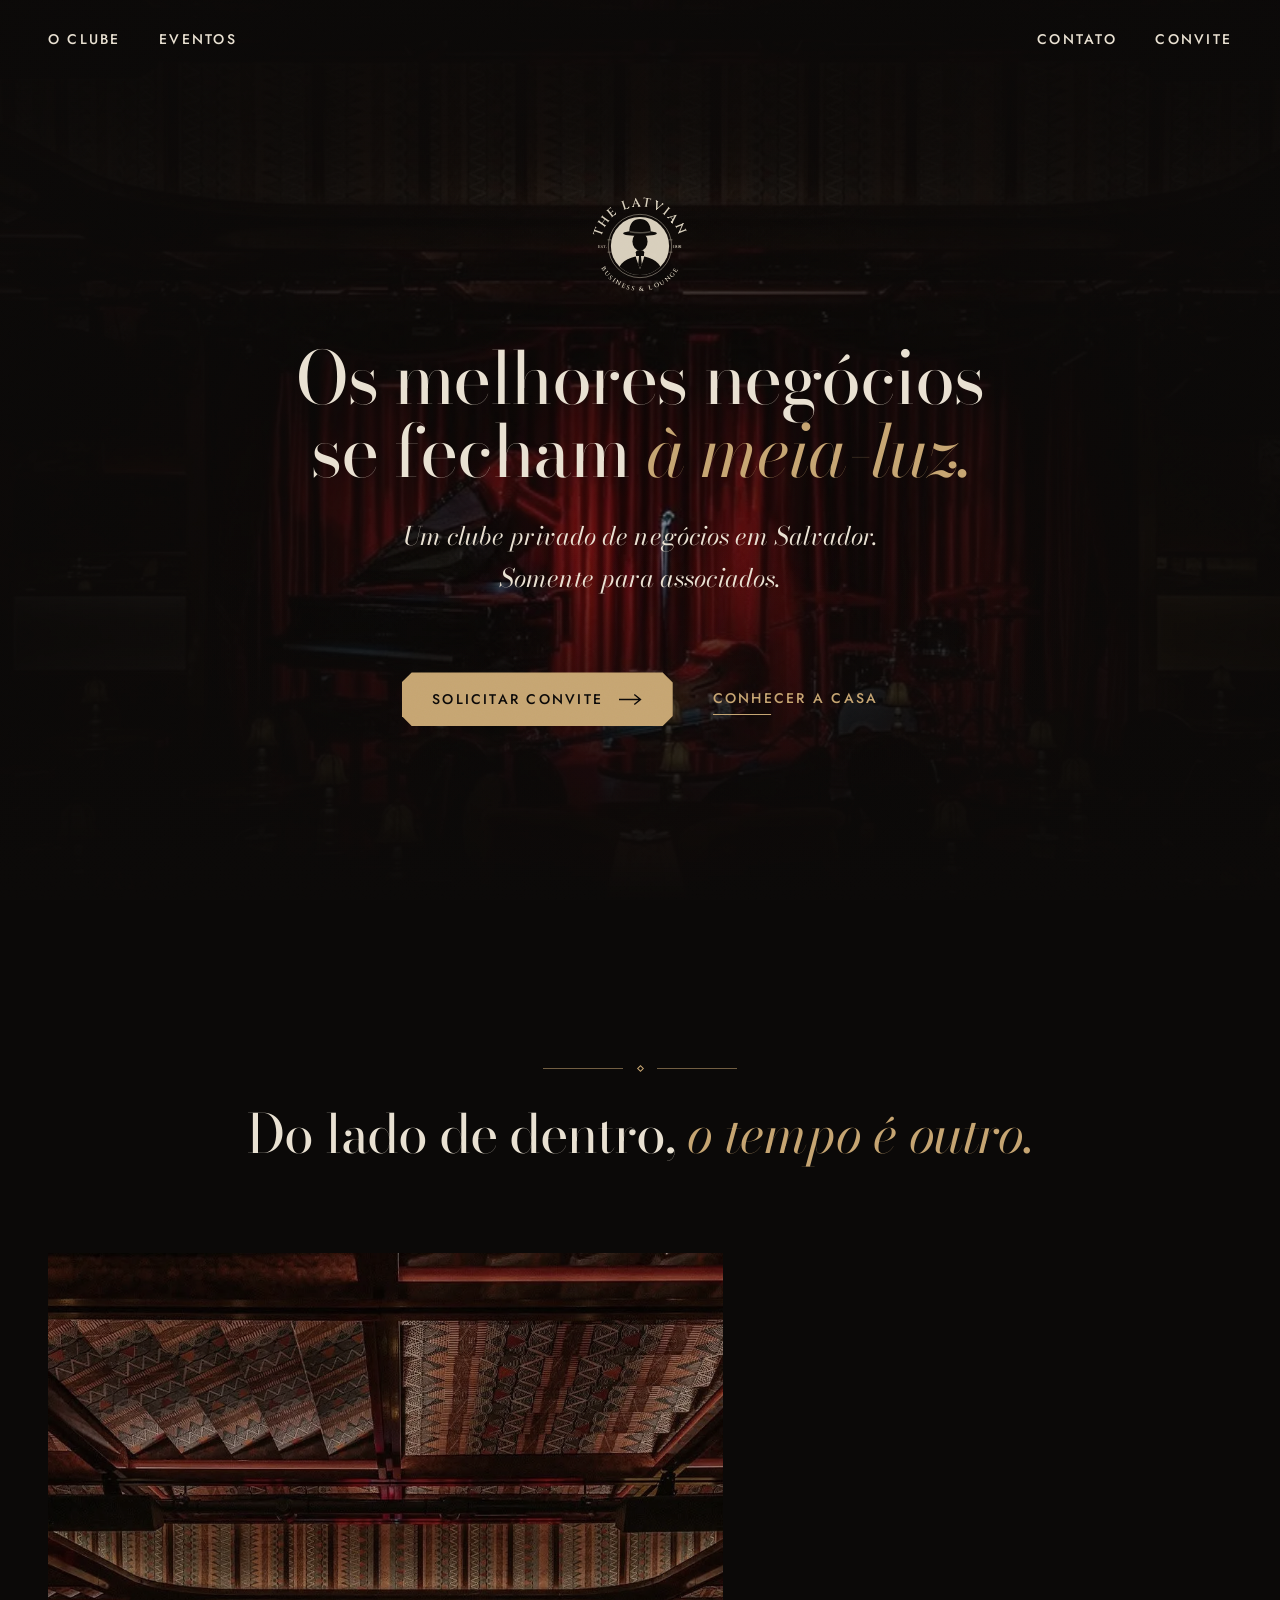
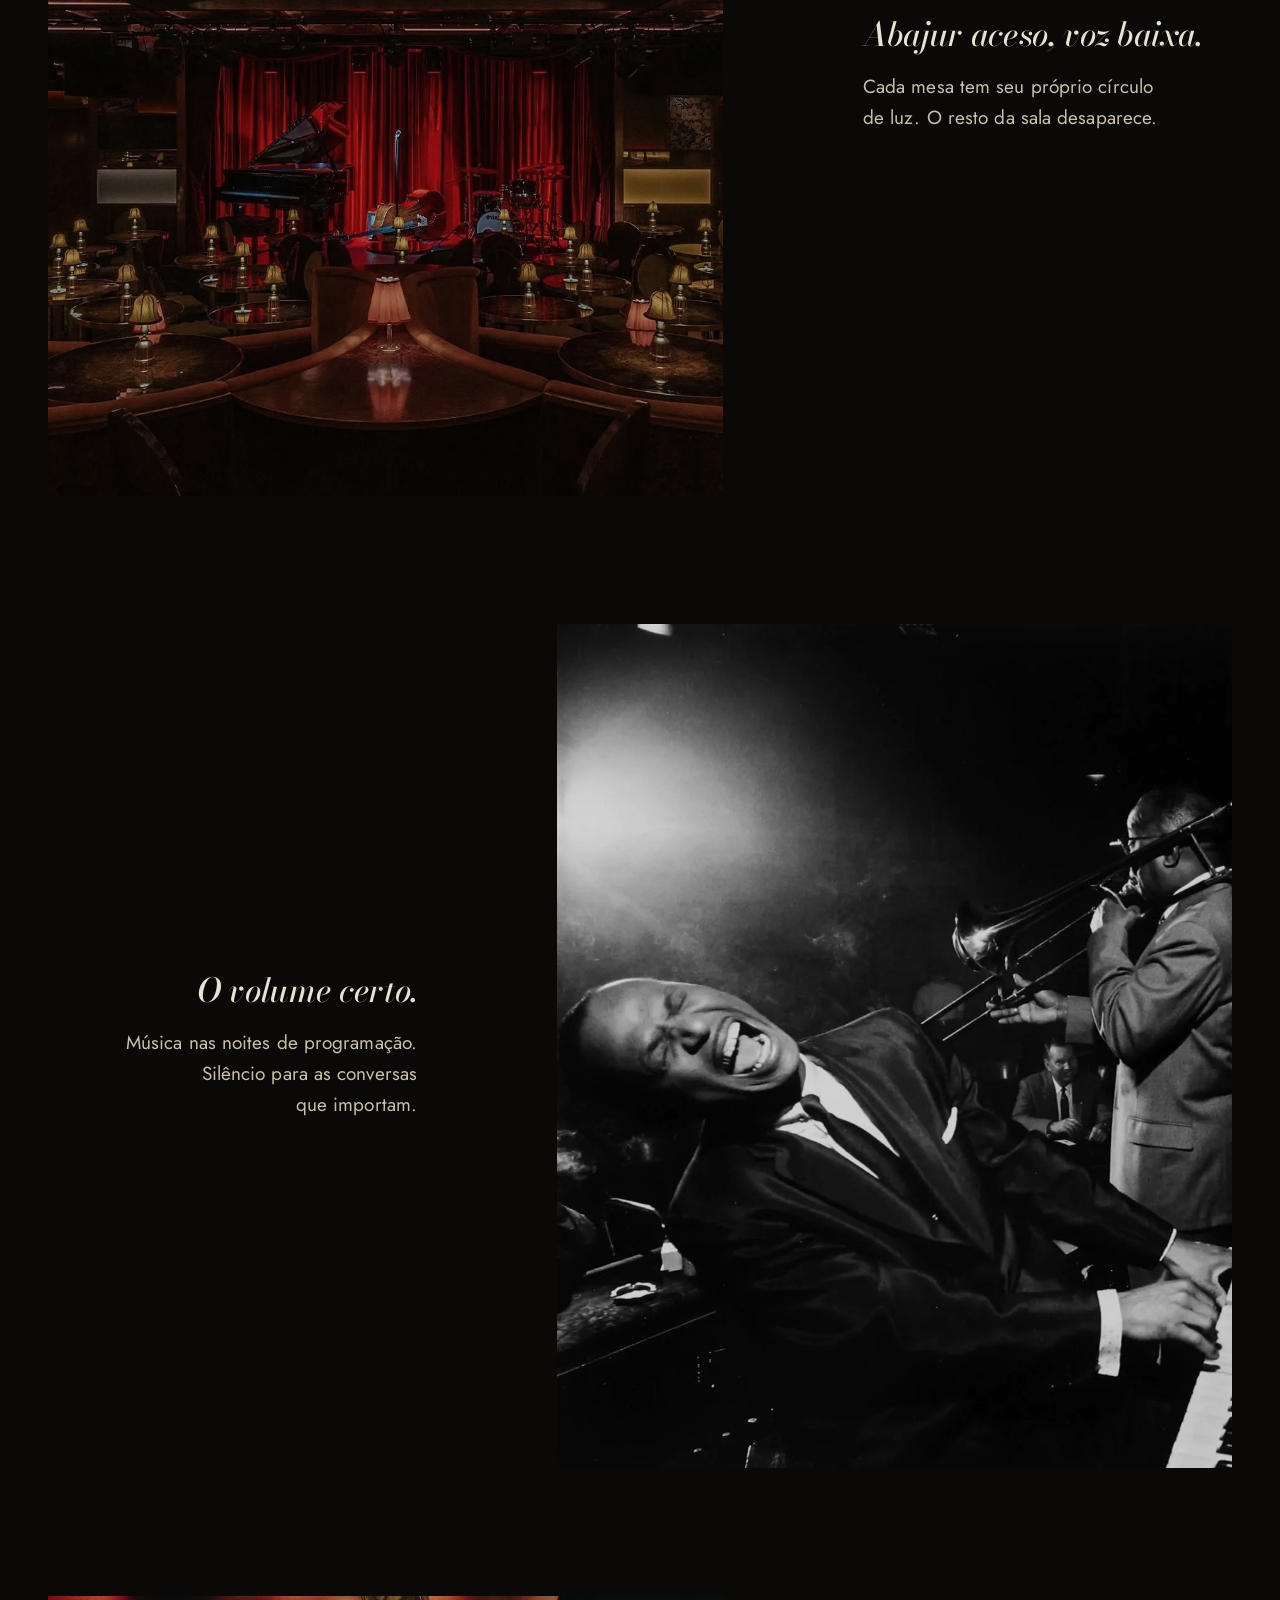
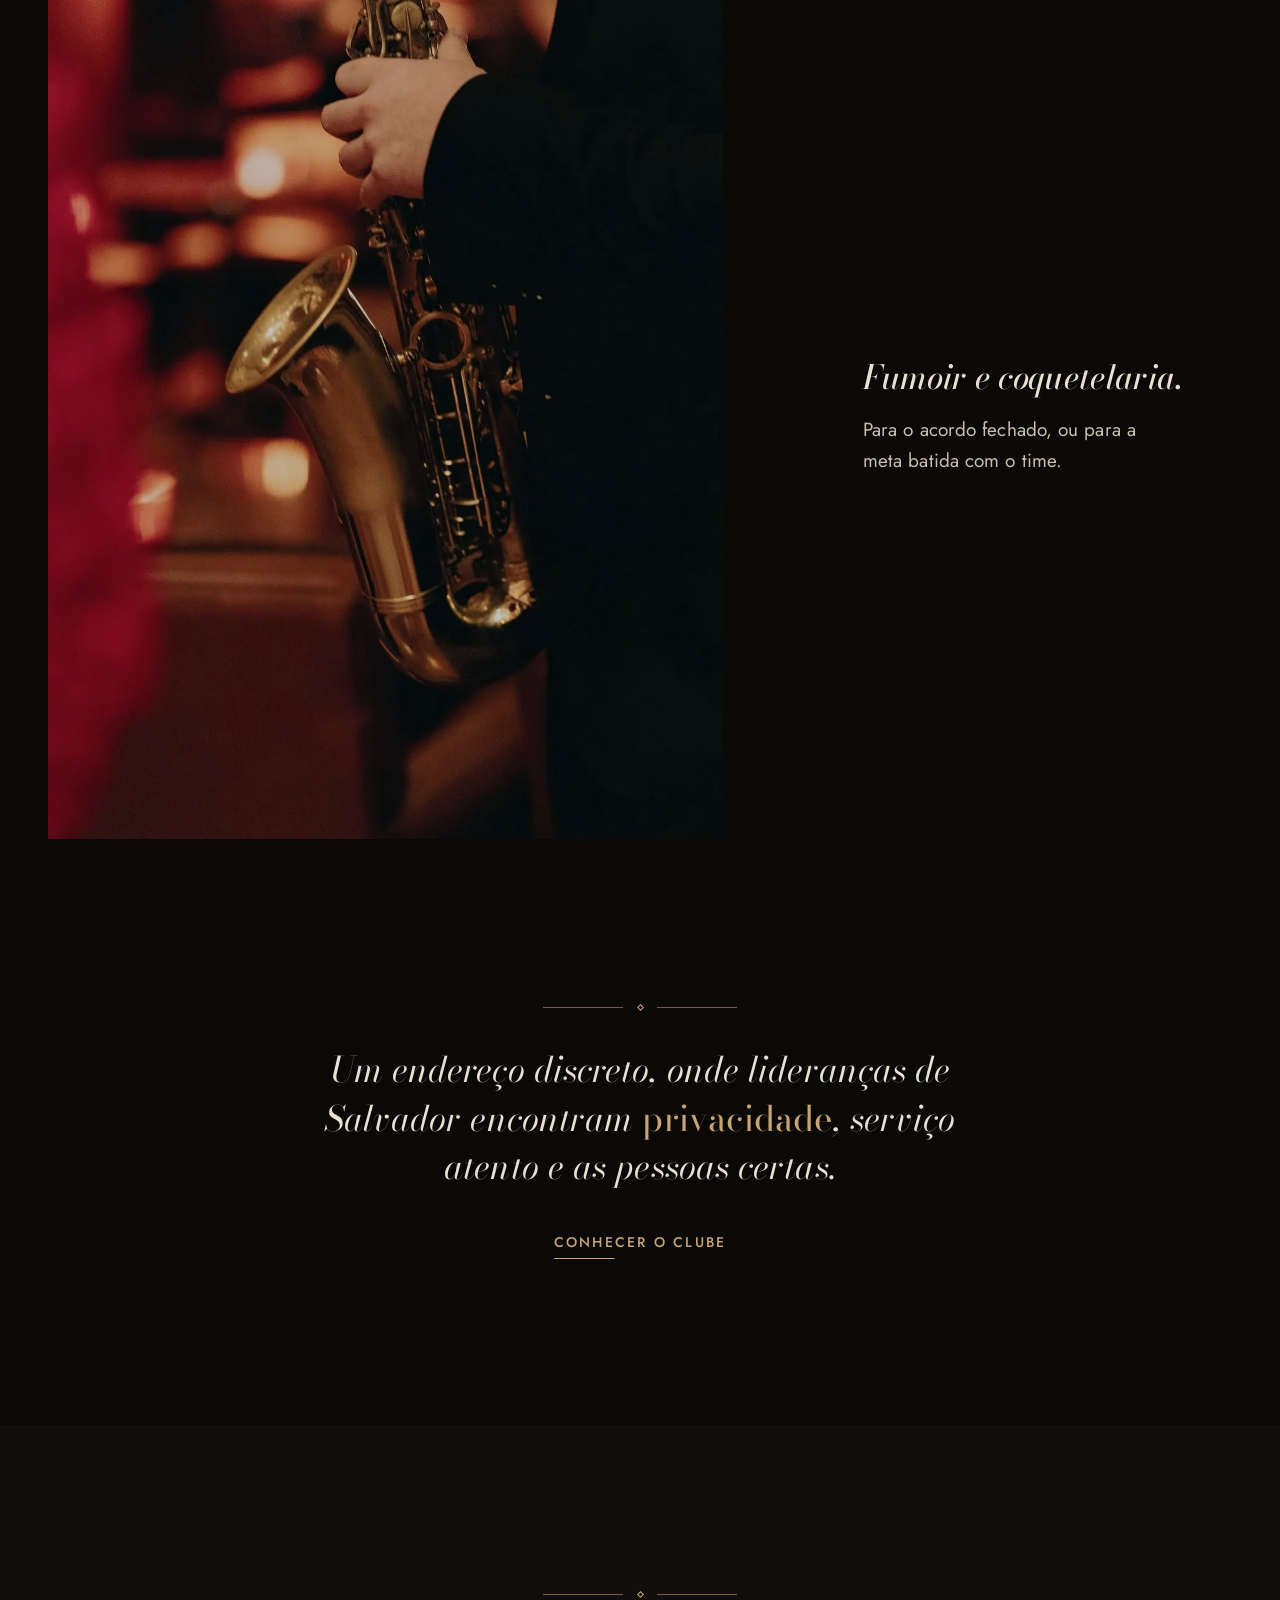
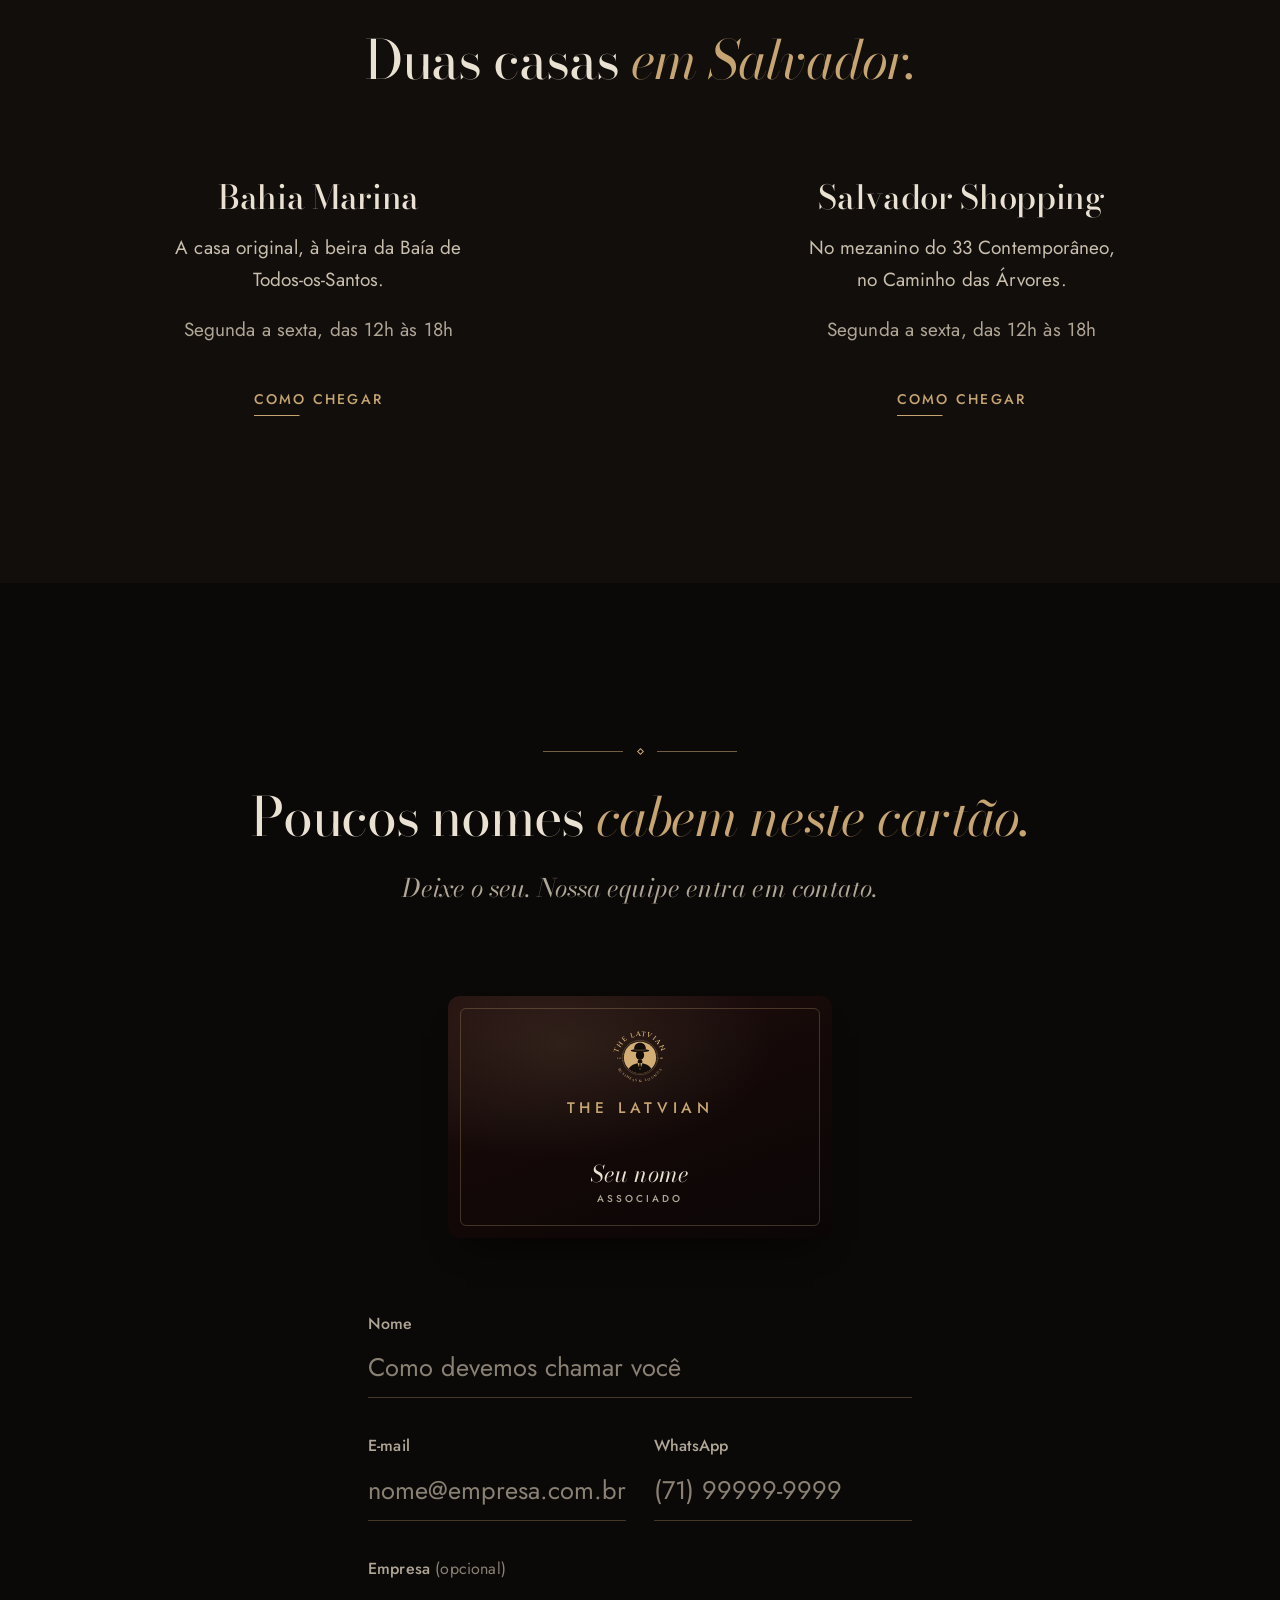
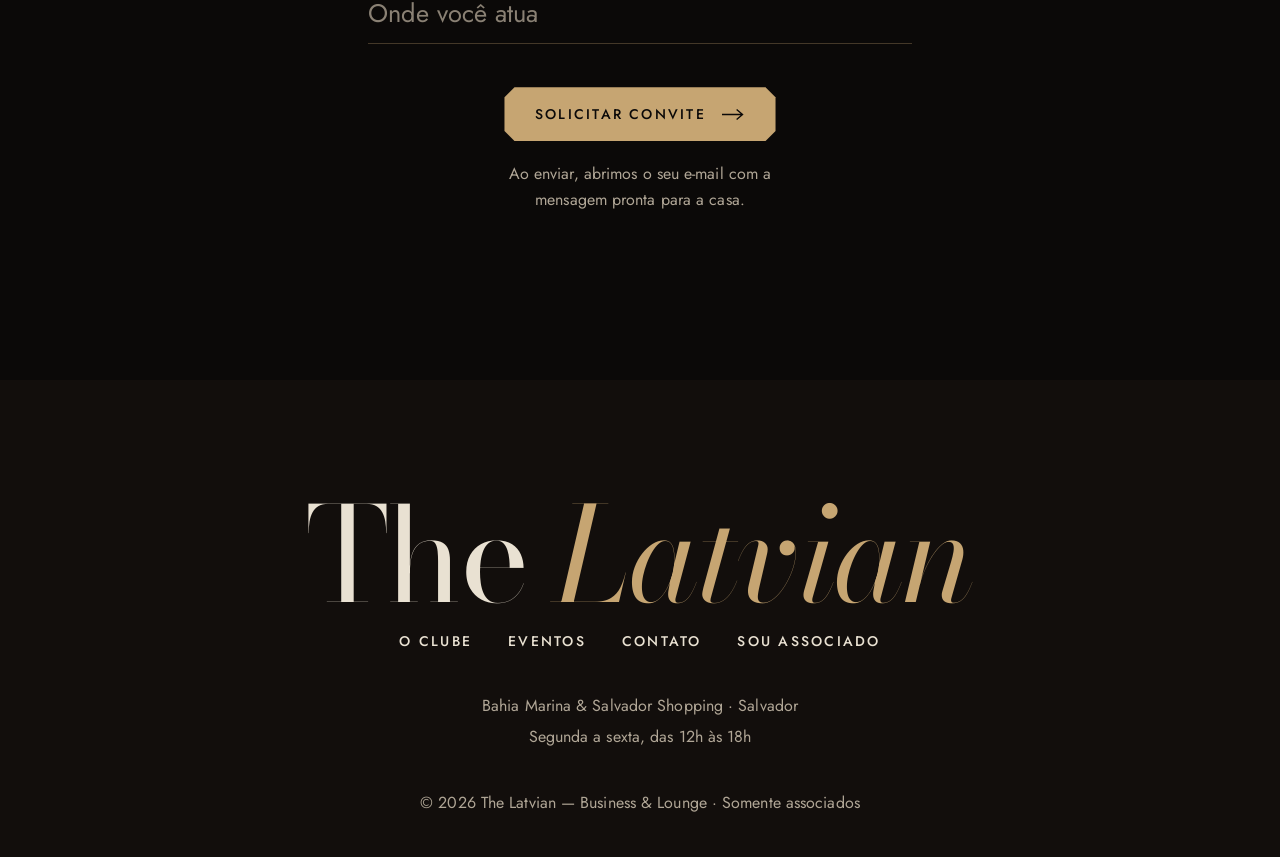
<file: site/index.html>
<!doctype html>
<html lang="pt-BR">
<head>
<meta charset="utf-8">
<meta name="viewport" content="width=device-width, initial-scale=1">
<title>The Latvian — Business & Lounge | Salvador</title>
<meta name="description" content="Clube privado de negócios em Salvador. Acesso somente para associados, por convite.">
<meta name="theme-color" content="#0b0908">
<meta property="og:title" content="The Latvian — Business & Lounge | Salvador">
<meta property="og:description" content="Clube privado de negócios em Salvador. Acesso somente para associados, por convite.">
<meta property="og:type" content="website">
<meta property="og:locale" content="pt_BR">
<meta property="og:image" content="https://www.latvian.com.br/assets/img/fotos/salao-palco.webp">
<meta property="og:url" content="https://www.latvian.com.br/">
<link rel="canonical" href="https://www.latvian.com.br/">
<link rel="icon" href="assets/img/favicon.svg" type="image/svg+xml">
<link rel="preload" href="assets/fonts/bodoni-moda-latin-var-normal.woff2" as="font" type="font/woff2" crossorigin>
<link rel="preload" href="assets/fonts/jost-latin-var-normal.woff2" as="font" type="font/woff2" crossorigin>
<link rel="stylesheet" href="assets/css/style.css">
<script src="assets/js/main.js" defer></script>
</head>
<body data-page="inicio">
<a class="skip-link" href="#conteudo">Pular para o conteúdo</a>
<header class="site-header">
  <div class="wrap">
    <nav aria-label="Principal">
      <a href="clube.html">O Clube</a>
      <a href="eventos.html">Eventos</a>
    </nav>
    <a class="brand" href="index.html" aria-label="The Latvian — página inicial"><img src="assets/img/emblem.svg" alt="" width="54" height="54"></a>
    <nav aria-label="Acesso">
      <a href="contato.html">Contato</a>
      <a href="#convite">Convite</a>
    </nav>
    <button class="menu-toggle" type="button" aria-controls="mobile-menu" aria-expanded="false" data-menu-open>Menu</button>
  </div>
</header>
<div class="mobile-menu" id="mobile-menu" role="dialog" aria-modal="true" aria-label="Menu" hidden>
  <div class="mobile-menu__top">
    <a class="brand" href="index.html" aria-label="Início"><img src="assets/img/emblem.svg" alt="" width="54" height="54"></a>
    <button class="menu-toggle" type="button" data-menu-close>Fechar</button>
  </div>
  <nav aria-label="Principal (móvel)">
    <a href="index.html" aria-current="page">Início</a>
    <a href="clube.html">O Clube</a>
    <a href="eventos.html">Eventos</a>
    <a href="contato.html">Contato</a>
  </nav>
  <a class="btn" href="#convite">Solicitar convite</a>
</div>
<main id="conteudo">

<section class="hero" aria-labelledby="hero-title">
  <div class="hero__photo"><img src="assets/img/fotos/salao-palco.webp" alt="Salão à meia-luz com abajures nas mesas e palco de cortina vermelha" width="1080" height="608" fetchpriority="high"></div>
  <div class="hero__dark" aria-hidden="true"></div>
  <div class="hero__inner wrap">
    <img class="hero__emblem" src="assets/img/emblem.svg" alt="" width="112" height="112">
    <h1 id="hero-title">Os melhores negócios se fecham <em>à meia-luz.</em></h1>
    <p class="hero__lede">Um clube privado de negócios em Salvador. Somente para associados.</p>
    <div class="actions">
      <a class="btn" href="#convite">Solicitar convite</a>
      <a class="link" href="#sala">Conhecer a casa</a>
    </div>
  </div>
</section>

<section class="section wrap" id="sala" aria-labelledby="sala-title">
  <div class="head reveal">
    <div class="ornament" aria-hidden="true"><i></i></div>
    <h2 id="sala-title">Do lado de dentro, <em>o tempo é outro.</em></h2>
  </div>
  <div class="scenes">
    <div class="scene reveal">
      <figure><img src="assets/img/fotos/salao.webp" alt="Mesas com abajures acesos diante de um palco com piano" width="1080" height="1190" loading="lazy" class="focus-70"></figure>
      <div class="scene__text"><h3>Abajur aceso, voz baixa.</h3><p>Cada mesa tem seu próprio círculo de luz. O resto da sala desaparece.</p></div>
    </div>
    <div class="scene reveal">
      <figure><img src="assets/img/fotos/jazz.webp" alt="Pianista e trombonista tocando jazz, em preto e branco" width="1080" height="1350" loading="lazy"></figure>
      <div class="scene__text"><h3>O volume certo.</h3><p>Música nas noites de programação. Silêncio para as conversas que importam.</p></div>
    </div>
    <div class="scene reveal">
      <figure><img src="assets/img/fotos/sax.webp" alt="Saxofone dourado em close, com luzes quentes ao fundo" width="1080" height="1439" loading="lazy" class="focus-40"></figure>
      <div class="scene__text"><h3>Fumoir e coquetelaria.</h3><p>Para o acordo fechado, ou para a meta batida com o time.</p></div>
    </div>
  </div>
</section>

<section class="section narrow" aria-labelledby="clube-title">
  <div class="statement reveal">
    <div class="ornament" aria-hidden="true"><i></i></div>
    <h2 id="clube-title" class="visually-hidden">O clube</h2>
    <blockquote>Um endereço discreto, onde lideranças de Salvador encontram <em>privacidade</em>, serviço atento e as pessoas certas.</blockquote>
    <a class="link" href="clube.html">Conhecer o clube</a>
  </div>
</section>

<section class="field-ink" aria-labelledby="casas-title">
  <div class="wrap">
    <div class="head reveal">
      <div class="ornament" aria-hidden="true"><i></i></div>
      <h2 id="casas-title">Duas casas <em>em Salvador.</em></h2>
    </div>
    <div class="houses reveal">
      <article class="house">
        <h3>Bahia Marina</h3>
        <p>A casa original, à beira da Baía de Todos-os-Santos.</p>
        <p class="house__hours">Segunda a sexta, das 12h às 18h</p>
        <a class="link" href="https://www.google.com/maps/search/?api=1&amp;query=Bahia+Marina+Salvador" target="_blank" rel="noopener">Como chegar<span class="visually-hidden"> à Bahia Marina (abre o Google Maps)</span></a>
      </article>
      <article class="house">
        <h3>Salvador Shopping</h3>
        <p>No mezanino do 33 Contemporâneo, no Caminho das Árvores.</p>
        <p class="house__hours">Segunda a sexta, das 12h às 18h</p>
        <a class="link" href="https://www.google.com/maps/search/?api=1&amp;query=Salvador+Shopping+33+Contempor%C3%A2neo" target="_blank" rel="noopener">Como chegar<span class="visually-hidden"> ao Salvador Shopping (abre o Google Maps)</span></a>
      </article>
    </div>
  </div>
</section>

<section class="section section--last wrap" id="convite" aria-labelledby="form-title">
  <div class="head reveal">
    <div class="ornament" aria-hidden="true"><i></i></div>
    <h2 id="form-title">Poucos nomes <em>cabem neste cartão.</em></h2>
    <p>Deixe o seu. Nossa equipe entra em contato.</p>
  </div>
  <div class="invite reveal">
    <div class="card-stage">
      <div class="member-card" aria-hidden="true">
        <div class="member-card__inner">
          <img class="member-card__emblem" src="assets/img/emblem-brass.svg" alt="" width="80" height="80">
          <span class="member-card__house">The Latvian</span>
          <div><span class="member-card__name" data-card-name>Seu nome</span><span class="member-card__label">Associado</span></div>
        </div>
      </div>
    </div>
    <form class="form" data-invite-form novalidate aria-labelledby="form-title">
        <div class="field">
          <label for="f-nome">Nome</label>
          <input id="f-nome" name="nome" type="text" autocomplete="name" required maxlength="80" placeholder="Como devemos chamar você" aria-describedby="e-nome">
          <p class="field__error" id="e-nome" aria-live="polite"></p>
        </div>
        <div class="form__row">
          <div class="field">
          <label for="f-email">E-mail</label>
          <input id="f-email" name="email" type="email" autocomplete="email" required maxlength="120" placeholder="nome@empresa.com.br" aria-describedby="e-email">
          <p class="field__error" id="e-email" aria-live="polite"></p>
        </div>
          <div class="field">
          <label for="f-whatsapp">WhatsApp</label>
          <input id="f-whatsapp" name="whatsapp" type="tel" inputmode="tel" autocomplete="tel-national" required placeholder="(71) 99999-9999" aria-describedby="e-whatsapp">
          <p class="field__error" id="e-whatsapp" aria-live="polite"></p>
        </div>
        </div>
        <div class="field">
          <label for="f-empresa">Empresa <span class="optional">(opcional)</span></label>
          <input id="f-empresa" name="empresa" type="text" autocomplete="organization" maxlength="80" placeholder="Onde você atua" aria-describedby="e-empresa">
          <p class="field__error" id="e-empresa" aria-live="polite"></p>
        </div>
        <p class="form__status" role="status" tabindex="-1" hidden></p>
        <div class="form__foot">
          <button class="btn" type="submit"><span>Solicitar convite</span></button>
          <p class="form__note" data-form-note>Respondemos com discrição, pelo WhatsApp ou e-mail.</p>
        </div>
      </form>
  </div>
</section>
</main>
<footer class="site-footer">
  <div class="wrap">
    <p class="site-footer__name" aria-hidden="true">The <em>Latvian</em></p>
    <nav aria-label="Rodapé">
      <a href="clube.html">O Clube</a>
      <a href="eventos.html">Eventos</a>
      <a href="contato.html">Contato</a>
      <a href="contato.html?assunto=associado#formulario" data-member-link>Sou associado</a>
    </nav>
    <p>Bahia Marina &amp; Salvador Shopping · Salvador</p>
    <p>Segunda a sexta, das 12h às 18h</p>
    <small>© <span data-year>2026</span> The Latvian — Business &amp; Lounge · Somente associados</small>
  </div>
</footer>
</body>
</html>
</file>
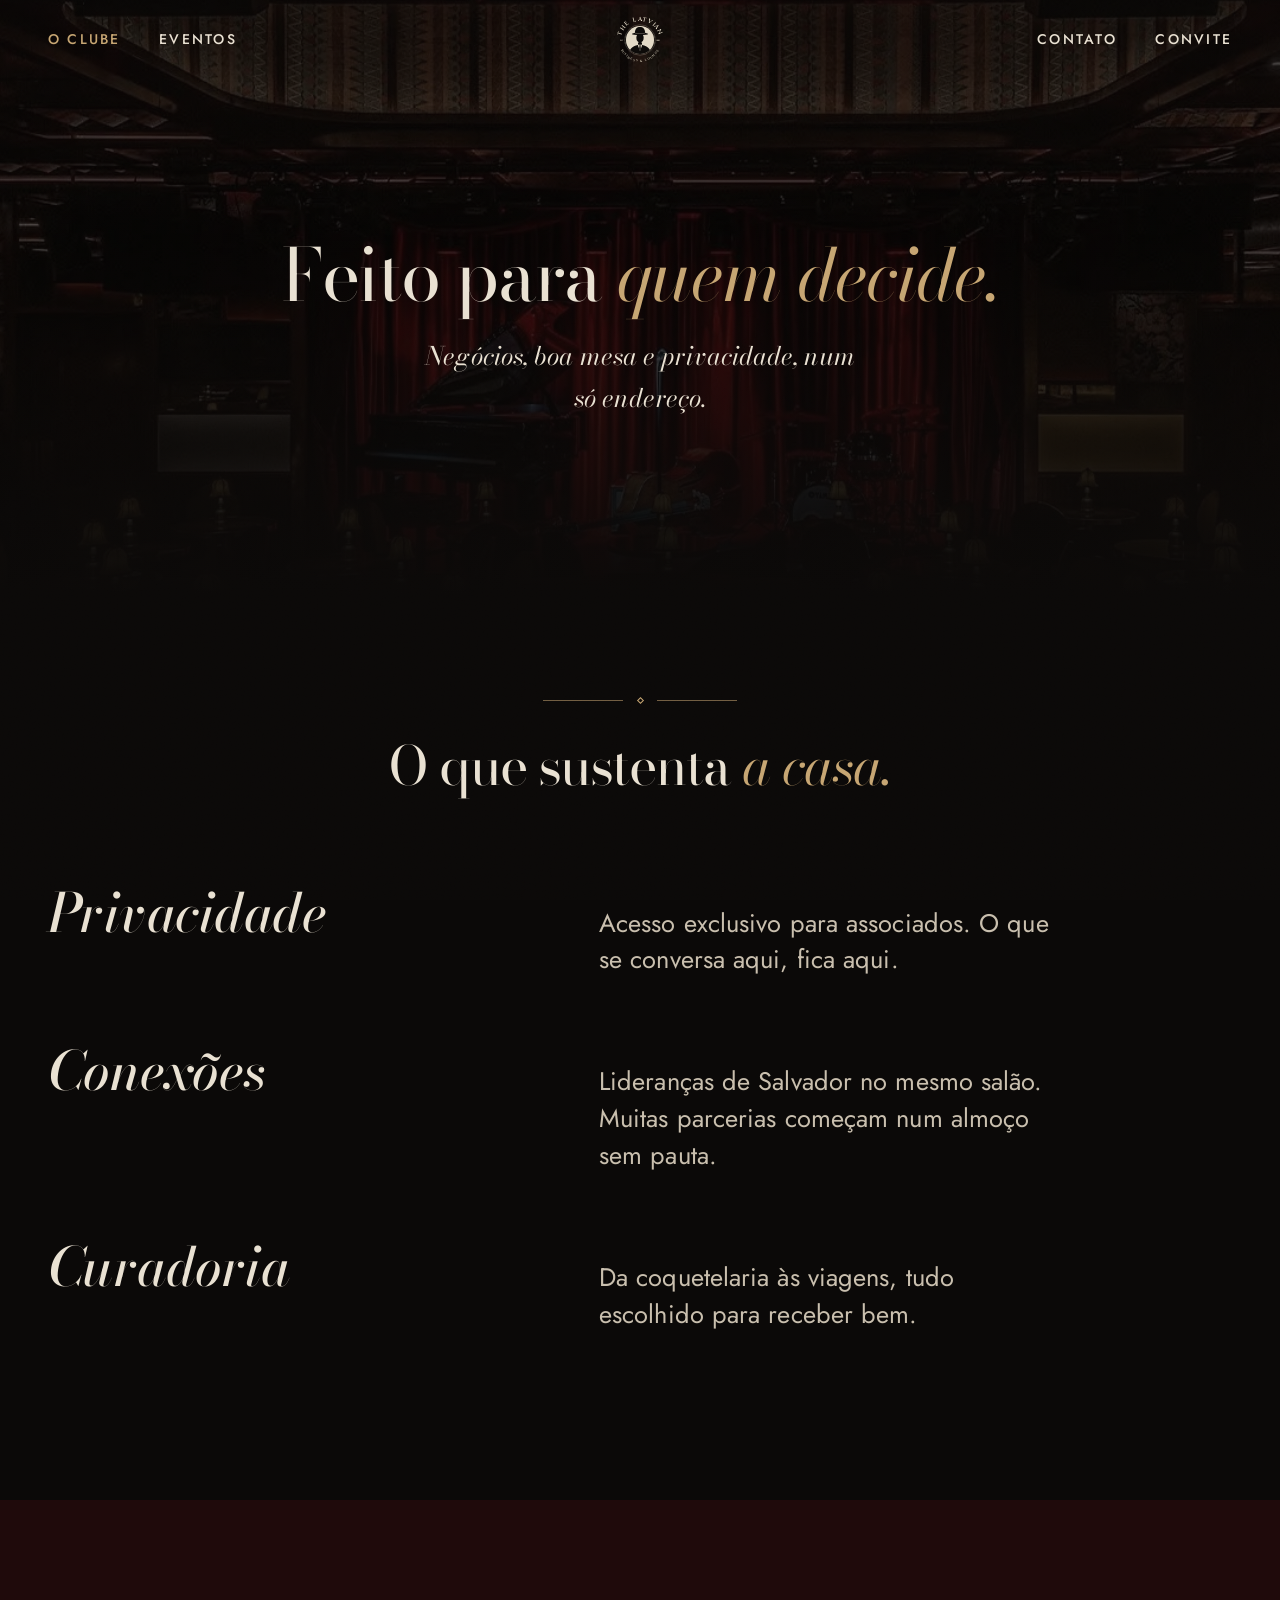
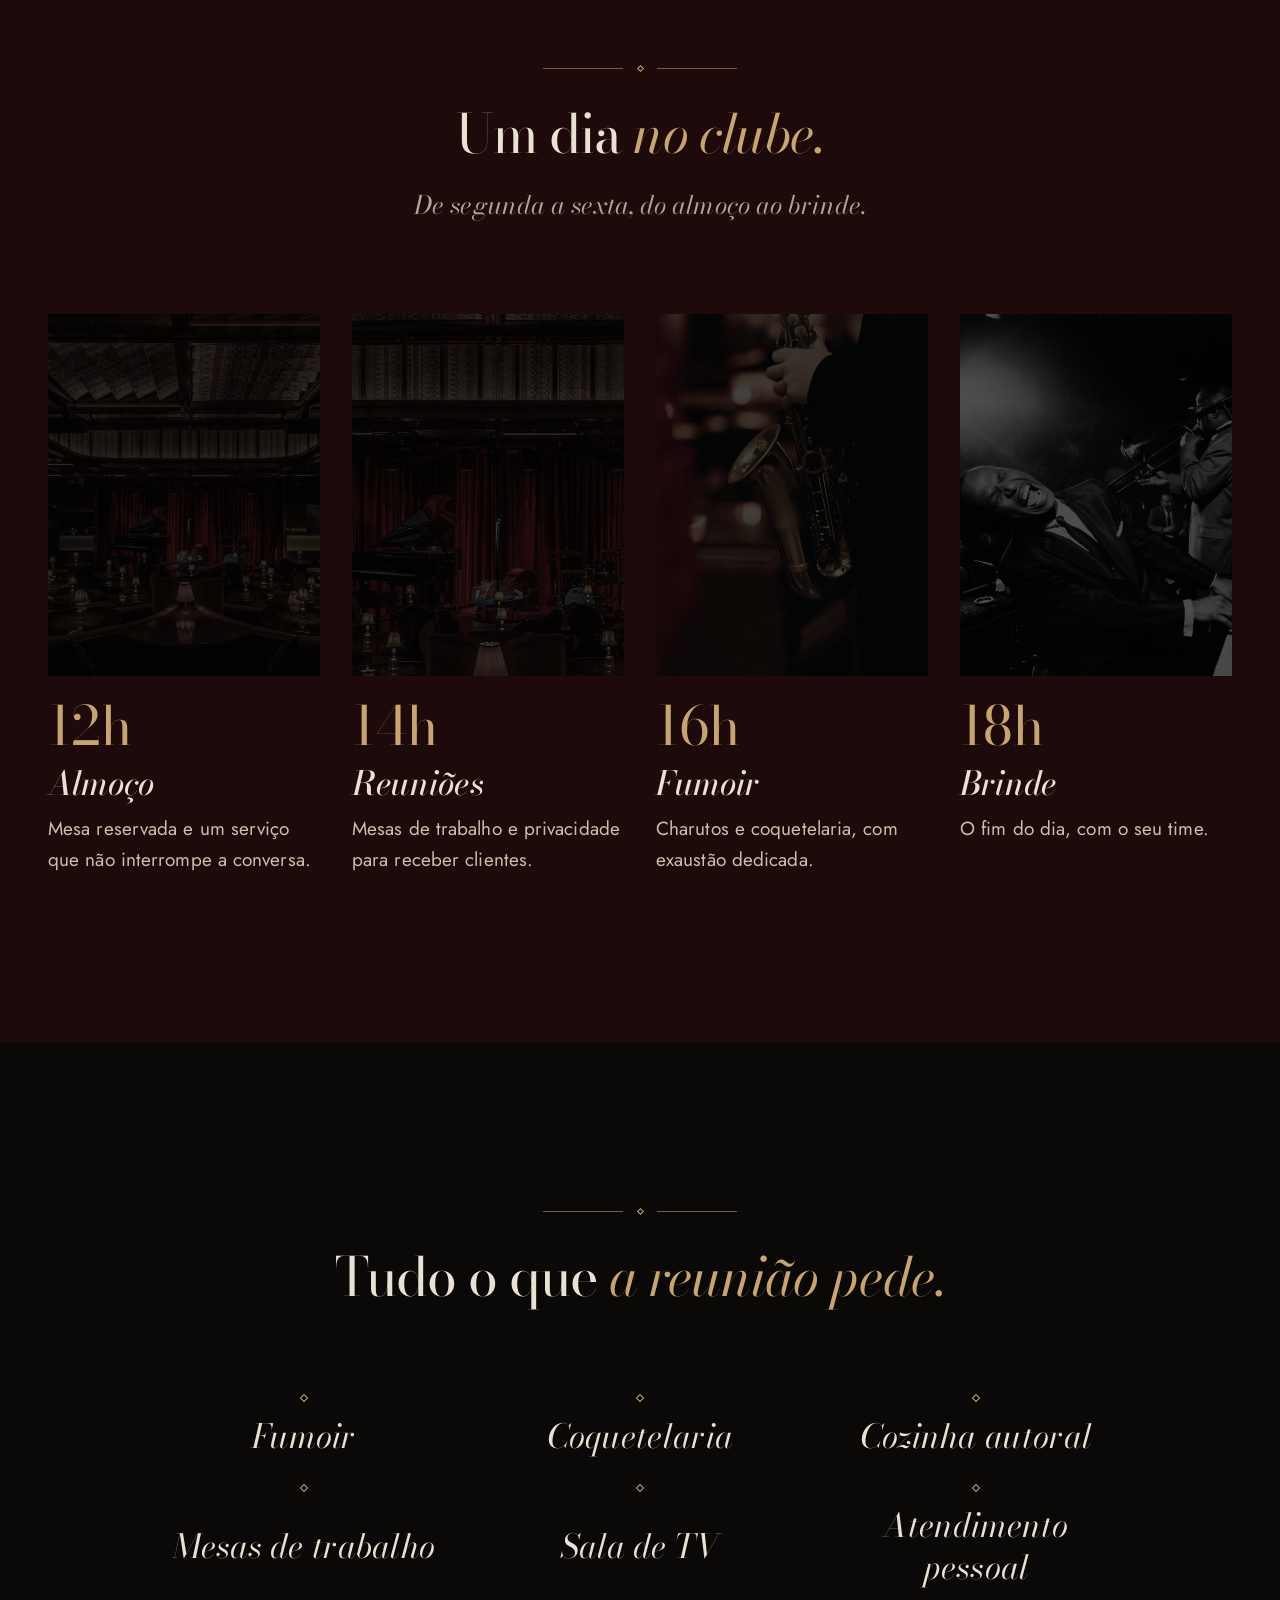
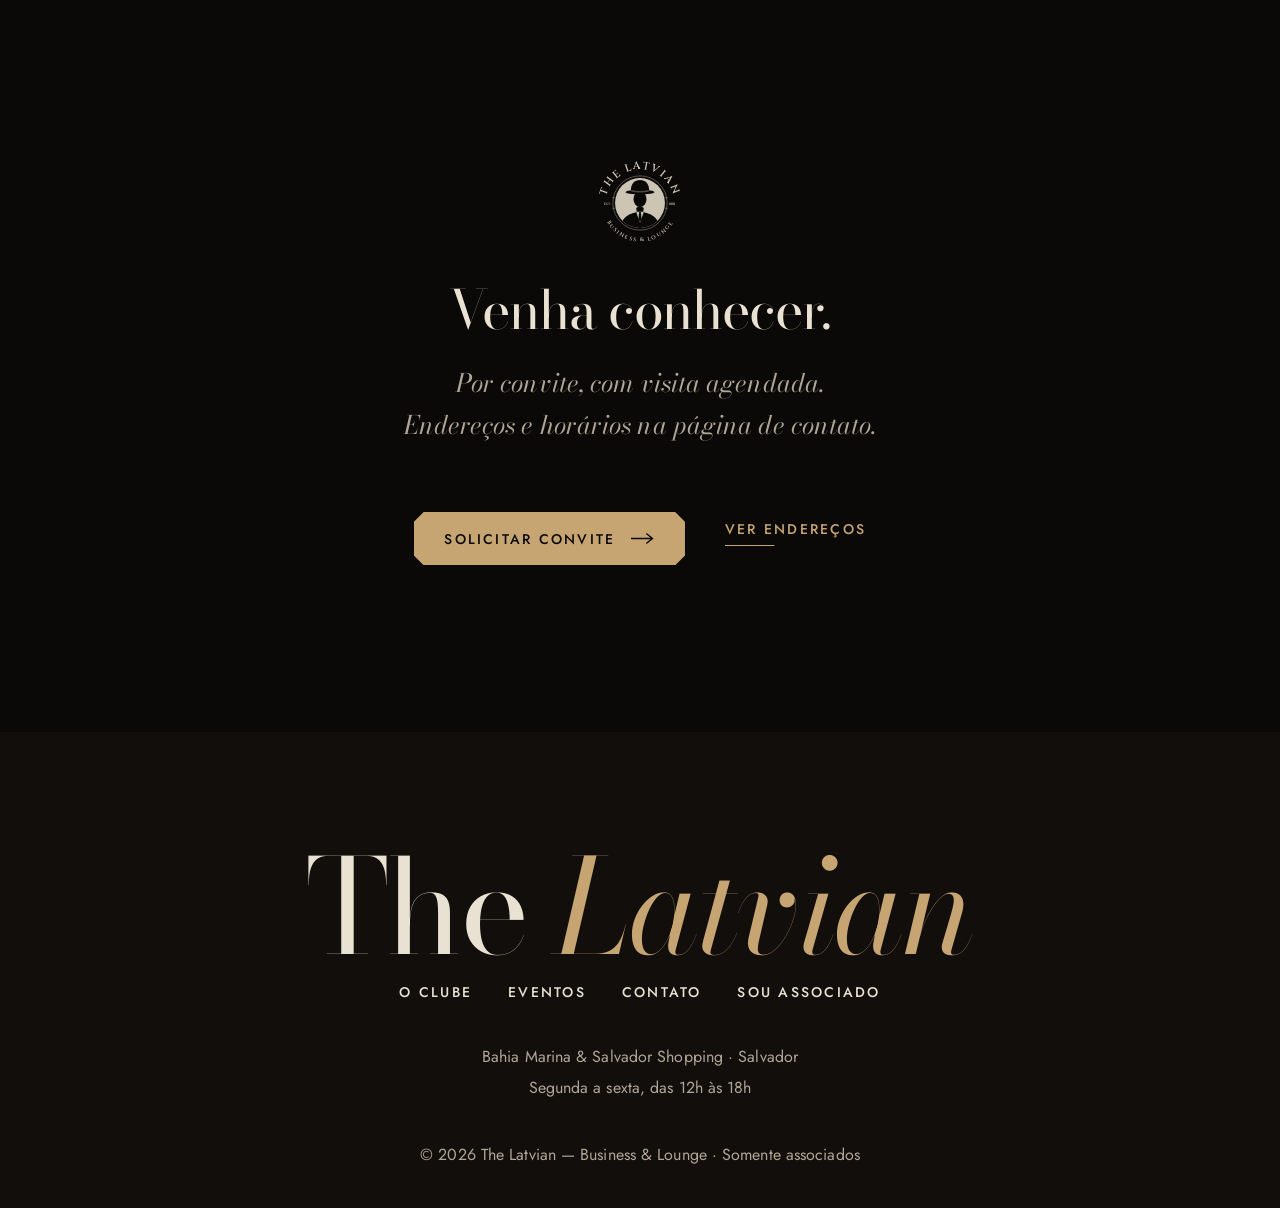
<file: site/clube.html>
<!doctype html>
<html lang="pt-BR">
<head>
<meta charset="utf-8">
<meta name="viewport" content="width=device-width, initial-scale=1">
<title>O Clube — The Latvian</title>
<meta name="description" content="O The Latvian é um clube privado de negócios em Salvador, com acesso somente para associados.">
<meta name="theme-color" content="#0b0908">
<meta property="og:title" content="O Clube — The Latvian">
<meta property="og:description" content="O The Latvian é um clube privado de negócios em Salvador, com acesso somente para associados.">
<meta property="og:type" content="website">
<meta property="og:locale" content="pt_BR">
<meta property="og:image" content="https://www.latvian.com.br/assets/img/fotos/salao-palco.webp">
<meta property="og:url" content="https://www.latvian.com.br/clube">
<link rel="canonical" href="https://www.latvian.com.br/clube">
<link rel="icon" href="assets/img/favicon.svg" type="image/svg+xml">
<link rel="preload" href="assets/fonts/bodoni-moda-latin-var-normal.woff2" as="font" type="font/woff2" crossorigin>
<link rel="preload" href="assets/fonts/jost-latin-var-normal.woff2" as="font" type="font/woff2" crossorigin>
<link rel="stylesheet" href="assets/css/style.css">
<script src="assets/js/main.js" defer></script>
</head>
<body data-page="clube">
<a class="skip-link" href="#conteudo">Pular para o conteúdo</a>
<header class="site-header">
  <div class="wrap">
    <nav aria-label="Principal">
      <a href="clube.html" aria-current="page">O Clube</a>
      <a href="eventos.html">Eventos</a>
    </nav>
    <a class="brand" href="index.html" aria-label="The Latvian — página inicial"><img src="assets/img/emblem.svg" alt="" width="54" height="54"></a>
    <nav aria-label="Acesso">
      <a href="contato.html">Contato</a>
      <a href="index.html#convite">Convite</a>
    </nav>
    <button class="menu-toggle" type="button" aria-controls="mobile-menu" aria-expanded="false" data-menu-open>Menu</button>
  </div>
</header>
<div class="mobile-menu" id="mobile-menu" role="dialog" aria-modal="true" aria-label="Menu" hidden>
  <div class="mobile-menu__top">
    <a class="brand" href="index.html" aria-label="Início"><img src="assets/img/emblem.svg" alt="" width="54" height="54"></a>
    <button class="menu-toggle" type="button" data-menu-close>Fechar</button>
  </div>
  <nav aria-label="Principal (móvel)">
    <a href="index.html">Início</a>
    <a href="clube.html" aria-current="page">O Clube</a>
    <a href="eventos.html">Eventos</a>
    <a href="contato.html">Contato</a>
  </nav>
  <a class="btn" href="index.html#convite">Solicitar convite</a>
</div>
<main id="conteudo">

<section class="page-hero" aria-labelledby="t">
  <div class="page-hero__photo"><img src="assets/img/fotos/salao.webp" alt="" width="1080" height="1190" class="focus-55"></div>
  <div class="page-hero__inner wrap">
    <h1 id="t">Feito para <em>quem decide.</em></h1>
    <p>Negócios, boa mesa e privacidade, num só endereço.</p>
  </div>
</section>

<section class="section wrap" aria-labelledby="p-title">
  <div class="head reveal">
    <div class="ornament" aria-hidden="true"><i></i></div>
    <h2 id="p-title">O que sustenta <em>a casa.</em></h2>
  </div>
  <ul class="principles reveal">
    <li><h3>Privacidade</h3><p>Acesso exclusivo para associados. O que se conversa aqui, fica aqui.</p></li>
    <li><h3>Conexões</h3><p>Lideranças de Salvador no mesmo salão. Muitas parcerias começam num almoço sem pauta.</p></li>
    <li><h3>Curadoria</h3><p>Da coquetelaria às viagens, tudo escolhido para receber bem.</p></li>
  </ul>
</section>

<section class="field-wine" aria-labelledby="dia-title">
  <div class="wrap">
    <div class="head reveal">
      <div class="ornament" aria-hidden="true"><i></i></div>
      <h2 id="dia-title">Um dia <em>no clube.</em></h2>
      <p>De segunda a sexta, do almoço ao brinde.</p>
    </div>
    <ol class="day">
      <li class="hour">
        <figure><img src="assets/img/fotos/salao.webp" alt="Mesas postas com abajures acesos" width="1080" height="1190" loading="lazy" class="focus-70"></figure>
        <time datetime="12:00">12h</time><h3>Almoço</h3><p>Mesa reservada e um serviço que não interrompe a conversa.</p>
      </li>
      <li class="hour">
        <figure><img src="assets/img/fotos/salao-palco.webp" alt="O salão visto de longe, com mesas à meia-luz" width="1080" height="608" loading="lazy"></figure>
        <time datetime="14:00">14h</time><h3>Reuniões</h3><p>Mesas de trabalho e privacidade para receber clientes.</p>
      </li>
      <li class="hour">
        <figure><img src="assets/img/fotos/sax.webp" alt="Luzes quentes e um saxofone dourado" width="1080" height="1439" loading="lazy" class="focus-40"></figure>
        <time datetime="16:00">16h</time><h3>Fumoir</h3><p>Charutos e coquetelaria, com exaustão dedicada.</p>
      </li>
      <li class="hour">
        <figure><img src="assets/img/fotos/jazz.webp" alt="Músicos tocando jazz, em preto e branco" width="1080" height="1350" loading="lazy"></figure>
        <time datetime="18:00">18h</time><h3>Brinde</h3><p>O fim do dia, com o seu time.</p>
      </li>
    </ol>
  </div>
</section>

<section class="section wrap" aria-labelledby="a-title">
  <div class="head reveal">
    <div class="ornament" aria-hidden="true"><i></i></div>
    <h2 id="a-title">Tudo o que <em>a reunião pede.</em></h2>
  </div>
  <ul class="amenities reveal">
    <li>Fumoir</li><li>Coquetelaria</li><li>Cozinha autoral</li><li>Mesas de trabalho</li><li>Sala de TV</li><li>Atendimento pessoal</li>
  </ul>
</section>

<section class="section section--last narrow" aria-labelledby="fim-title">
  <div class="closing reveal">
    <img src="assets/img/emblem.svg" alt="" width="96" height="96">
    <h2 id="fim-title">Venha conhecer.</h2>
    <p>Por convite, com visita agendada. Endereços e horários na página de contato.</p>
    <div class="actions">
      <a class="btn" href="index.html#convite">Solicitar convite</a>
      <a class="link" href="contato.html">Ver endereços</a>
    </div>
  </div>
</section>
</main>
<footer class="site-footer">
  <div class="wrap">
    <p class="site-footer__name" aria-hidden="true">The <em>Latvian</em></p>
    <nav aria-label="Rodapé">
      <a href="clube.html">O Clube</a>
      <a href="eventos.html">Eventos</a>
      <a href="contato.html">Contato</a>
      <a href="contato.html?assunto=associado#formulario" data-member-link>Sou associado</a>
    </nav>
    <p>Bahia Marina &amp; Salvador Shopping · Salvador</p>
    <p>Segunda a sexta, das 12h às 18h</p>
    <small>© <span data-year>2026</span> The Latvian — Business &amp; Lounge · Somente associados</small>
  </div>
</footer>
</body>
</html>
</file>
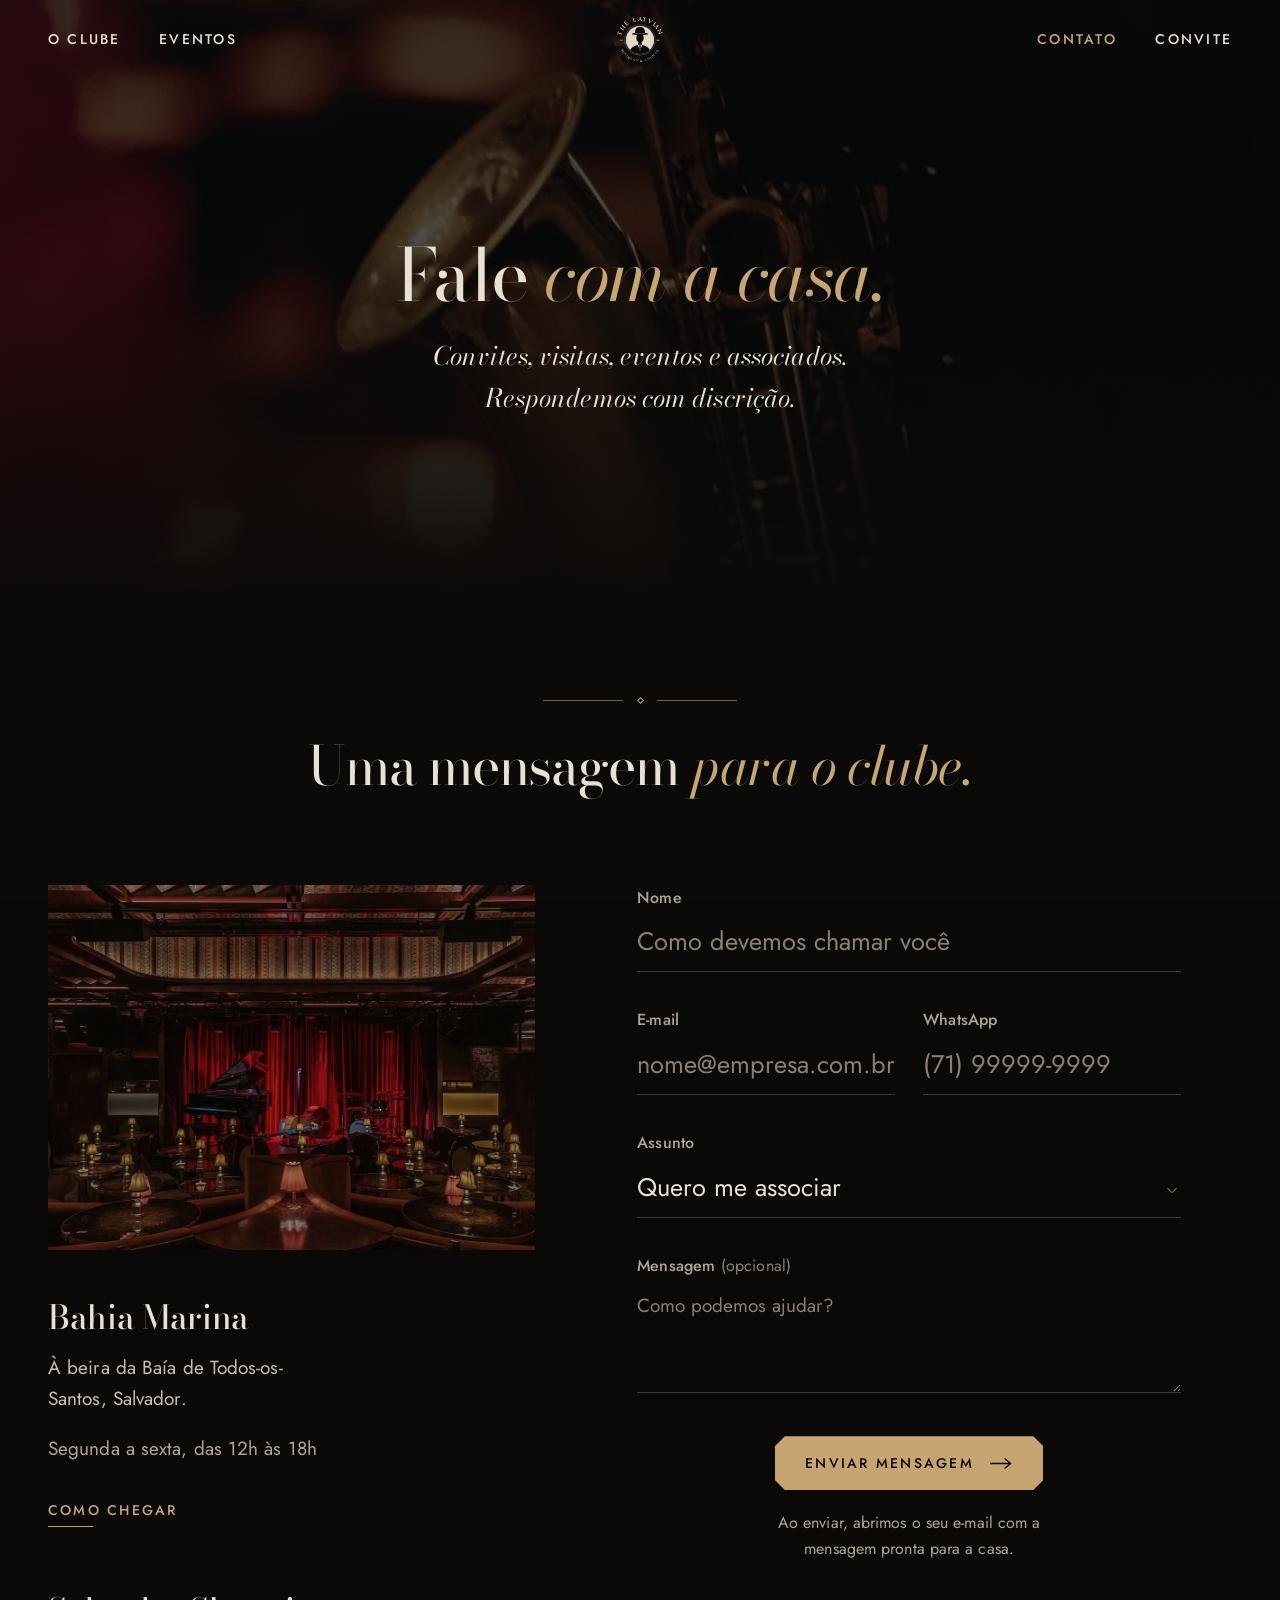
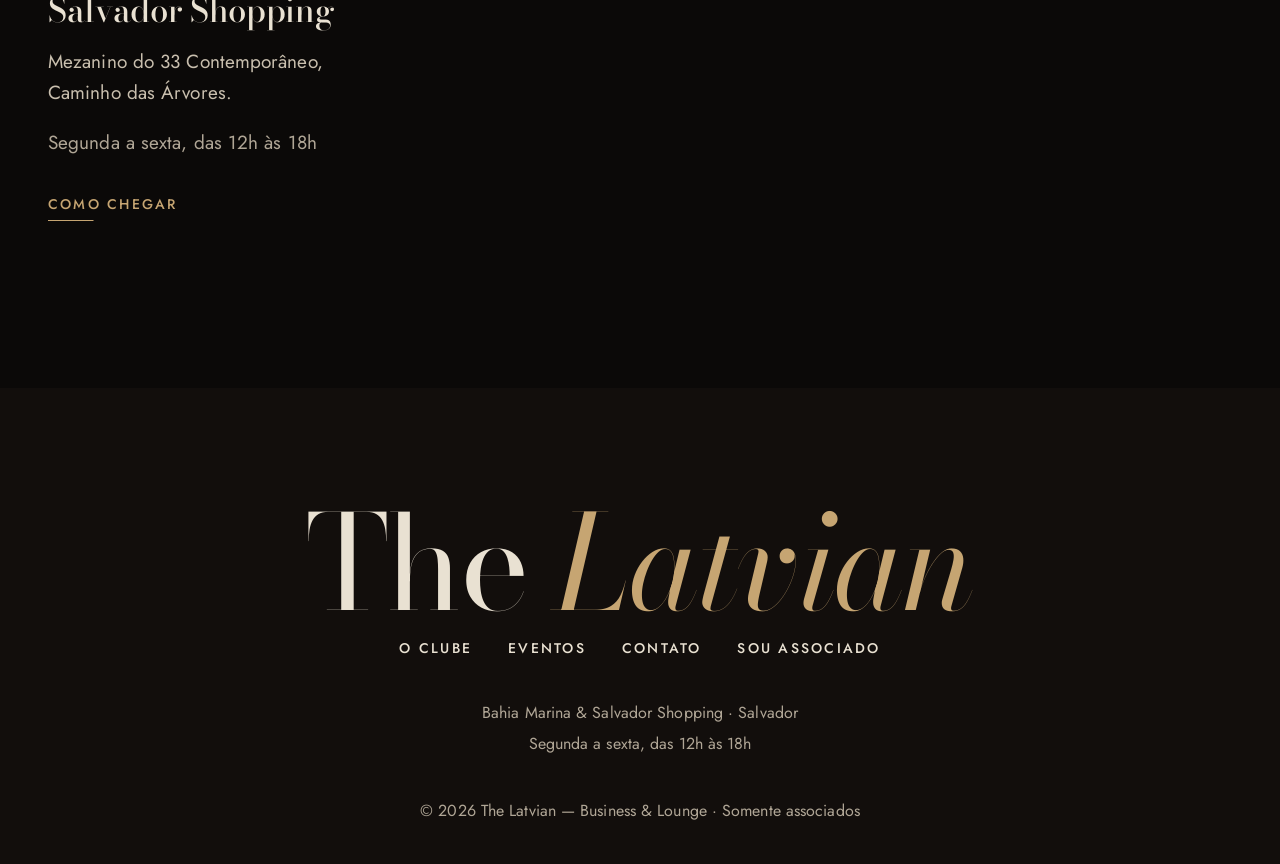
<file: site/contato.html>
<!doctype html>
<html lang="pt-BR">
<head>
<meta charset="utf-8">
<meta name="viewport" content="width=device-width, initial-scale=1">
<title>Contato — The Latvian</title>
<meta name="description" content="Fale com o The Latvian: associação, visitas e eventos. Bahia Marina e Salvador Shopping, em Salvador.">
<meta name="theme-color" content="#0b0908">
<meta property="og:title" content="Contato — The Latvian">
<meta property="og:description" content="Fale com o The Latvian: associação, visitas e eventos. Bahia Marina e Salvador Shopping, em Salvador.">
<meta property="og:type" content="website">
<meta property="og:locale" content="pt_BR">
<meta property="og:image" content="https://www.latvian.com.br/assets/img/fotos/salao-palco.webp">
<meta property="og:url" content="https://www.latvian.com.br/contato">
<link rel="canonical" href="https://www.latvian.com.br/contato">
<link rel="icon" href="assets/img/favicon.svg" type="image/svg+xml">
<link rel="preload" href="assets/fonts/bodoni-moda-latin-var-normal.woff2" as="font" type="font/woff2" crossorigin>
<link rel="preload" href="assets/fonts/jost-latin-var-normal.woff2" as="font" type="font/woff2" crossorigin>
<link rel="stylesheet" href="assets/css/style.css">
<script src="assets/js/main.js" defer></script>
</head>
<body data-page="contato">
<a class="skip-link" href="#conteudo">Pular para o conteúdo</a>
<header class="site-header">
  <div class="wrap">
    <nav aria-label="Principal">
      <a href="clube.html">O Clube</a>
      <a href="eventos.html">Eventos</a>
    </nav>
    <a class="brand" href="index.html" aria-label="The Latvian — página inicial"><img src="assets/img/emblem.svg" alt="" width="54" height="54"></a>
    <nav aria-label="Acesso">
      <a href="contato.html" aria-current="page">Contato</a>
      <a href="index.html#convite">Convite</a>
    </nav>
    <button class="menu-toggle" type="button" aria-controls="mobile-menu" aria-expanded="false" data-menu-open>Menu</button>
  </div>
</header>
<div class="mobile-menu" id="mobile-menu" role="dialog" aria-modal="true" aria-label="Menu" hidden>
  <div class="mobile-menu__top">
    <a class="brand" href="index.html" aria-label="Início"><img src="assets/img/emblem.svg" alt="" width="54" height="54"></a>
    <button class="menu-toggle" type="button" data-menu-close>Fechar</button>
  </div>
  <nav aria-label="Principal (móvel)">
    <a href="index.html">Início</a>
    <a href="clube.html">O Clube</a>
    <a href="eventos.html">Eventos</a>
    <a href="contato.html" aria-current="page">Contato</a>
  </nav>
  <a class="btn" href="index.html#convite">Solicitar convite</a>
</div>
<main id="conteudo">

<section class="page-hero" aria-labelledby="t">
  <div class="page-hero__photo"><img src="assets/img/fotos/sax.webp" alt="" width="1080" height="1439" class="focus-40"></div>
  <div class="page-hero__inner wrap">
    <h1 id="t">Fale <em>com a casa.</em></h1>
    <p>Convites, visitas, eventos e associados. Respondemos com discrição.</p>
  </div>
</section>

<section class="section section--last wrap" id="formulario" aria-labelledby="form-title">
  <div class="head reveal">
    <div class="ornament" aria-hidden="true"><i></i></div>
    <h2 id="form-title">Uma mensagem <em>para o clube.</em></h2>
  </div>
  <div class="contact reveal">
    <div class="contact__aside">
      <figure><img src="assets/img/fotos/salao.webp" alt="Mesas com abajures acesos no salão" width="1080" height="1190" loading="lazy" class="focus-70"></figure>
      <div class="houses">
        <article class="house"><h3>Bahia Marina</h3><p>À beira da Baía de Todos-os-Santos, Salvador.</p><p class="house__hours">Segunda a sexta, das 12h às 18h</p><a class="link" href="https://www.google.com/maps/search/?api=1&amp;query=Bahia+Marina+Salvador" target="_blank" rel="noopener">Como chegar<span class="visually-hidden"> à Bahia Marina (abre o Google Maps)</span></a></article>
        <article class="house"><h3>Salvador Shopping</h3><p>Mezanino do 33 Contemporâneo, Caminho das Árvores.</p><p class="house__hours">Segunda a sexta, das 12h às 18h</p><a class="link" href="https://www.google.com/maps/search/?api=1&amp;query=Salvador+Shopping+33+Contempor%C3%A2neo" target="_blank" rel="noopener">Como chegar<span class="visually-hidden"> ao Salvador Shopping (abre o Google Maps)</span></a></article>
      </div>
    </div>
    <form class="form" data-invite-form data-subject="Contato pelo site — The Latvian" novalidate aria-labelledby="form-title">
        <div class="field">
          <label for="f-nome">Nome</label>
          <input id="f-nome" name="nome" type="text" autocomplete="name" required maxlength="80" placeholder="Como devemos chamar você" aria-describedby="e-nome">
          <p class="field__error" id="e-nome" aria-live="polite"></p>
        </div>
        <div class="form__row">
          <div class="field">
          <label for="f-email">E-mail</label>
          <input id="f-email" name="email" type="email" autocomplete="email" required maxlength="120" placeholder="nome@empresa.com.br" aria-describedby="e-email">
          <p class="field__error" id="e-email" aria-live="polite"></p>
        </div>
          <div class="field">
          <label for="f-whatsapp">WhatsApp</label>
          <input id="f-whatsapp" name="whatsapp" type="tel" inputmode="tel" autocomplete="tel-national" required placeholder="(71) 99999-9999" aria-describedby="e-whatsapp">
          <p class="field__error" id="e-whatsapp" aria-live="polite"></p>
        </div>
        </div>
        <div class="field">
          <label for="f-assunto">Assunto</label>
          <select id="f-assunto" name="assunto" required aria-describedby="e-assunto">
            <option value="convite">Quero me associar</option>
            <option value="visita">Agendar uma visita</option>
            <option value="evento">Evento para minha empresa</option>
            <option value="associado">Sou associado</option>
            <option value="outro">Outro assunto</option>
          </select>
          <p class="field__error" id="e-assunto" aria-live="polite"></p>
        </div>
        <div class="field">
          <label for="f-mensagem">Mensagem <span class="optional">(opcional)</span></label>
          <textarea id="f-mensagem" name="mensagem" rows="3" maxlength="1200" placeholder="Como podemos ajudar?"></textarea>
        </div>
        <p class="form__status" role="status" tabindex="-1" hidden></p>
        <div class="form__foot">
          <button class="btn" type="submit"><span>Enviar mensagem</span></button>
          <p class="form__note" data-form-note>Respondemos com discrição, pelo WhatsApp ou e-mail.</p>
        </div>
      </form>
  </div>
</section>
</main>
<footer class="site-footer">
  <div class="wrap">
    <p class="site-footer__name" aria-hidden="true">The <em>Latvian</em></p>
    <nav aria-label="Rodapé">
      <a href="clube.html">O Clube</a>
      <a href="eventos.html">Eventos</a>
      <a href="contato.html">Contato</a>
      <a href="contato.html?assunto=associado#formulario" data-member-link>Sou associado</a>
    </nav>
    <p>Bahia Marina &amp; Salvador Shopping · Salvador</p>
    <p>Segunda a sexta, das 12h às 18h</p>
    <small>© <span data-year>2026</span> The Latvian — Business &amp; Lounge · Somente associados</small>
  </div>
</footer>
</body>
</html>
</file>
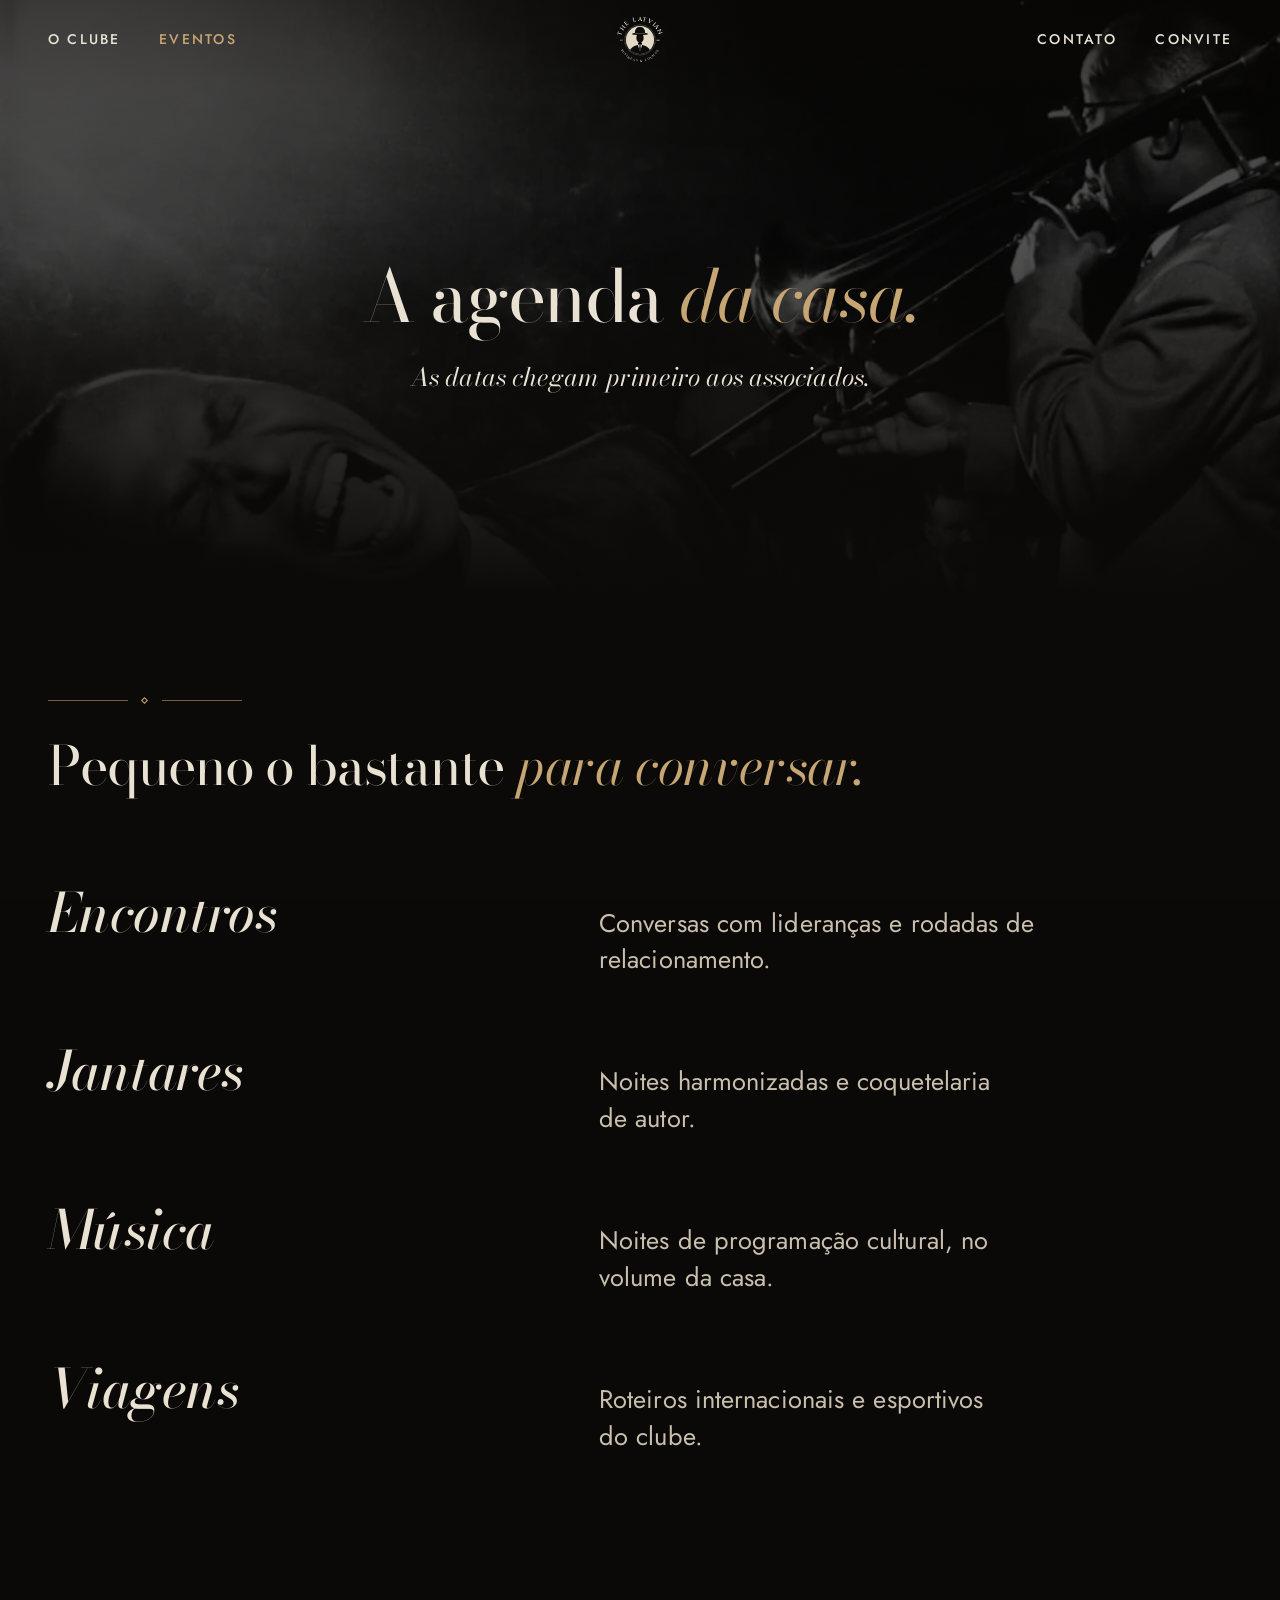
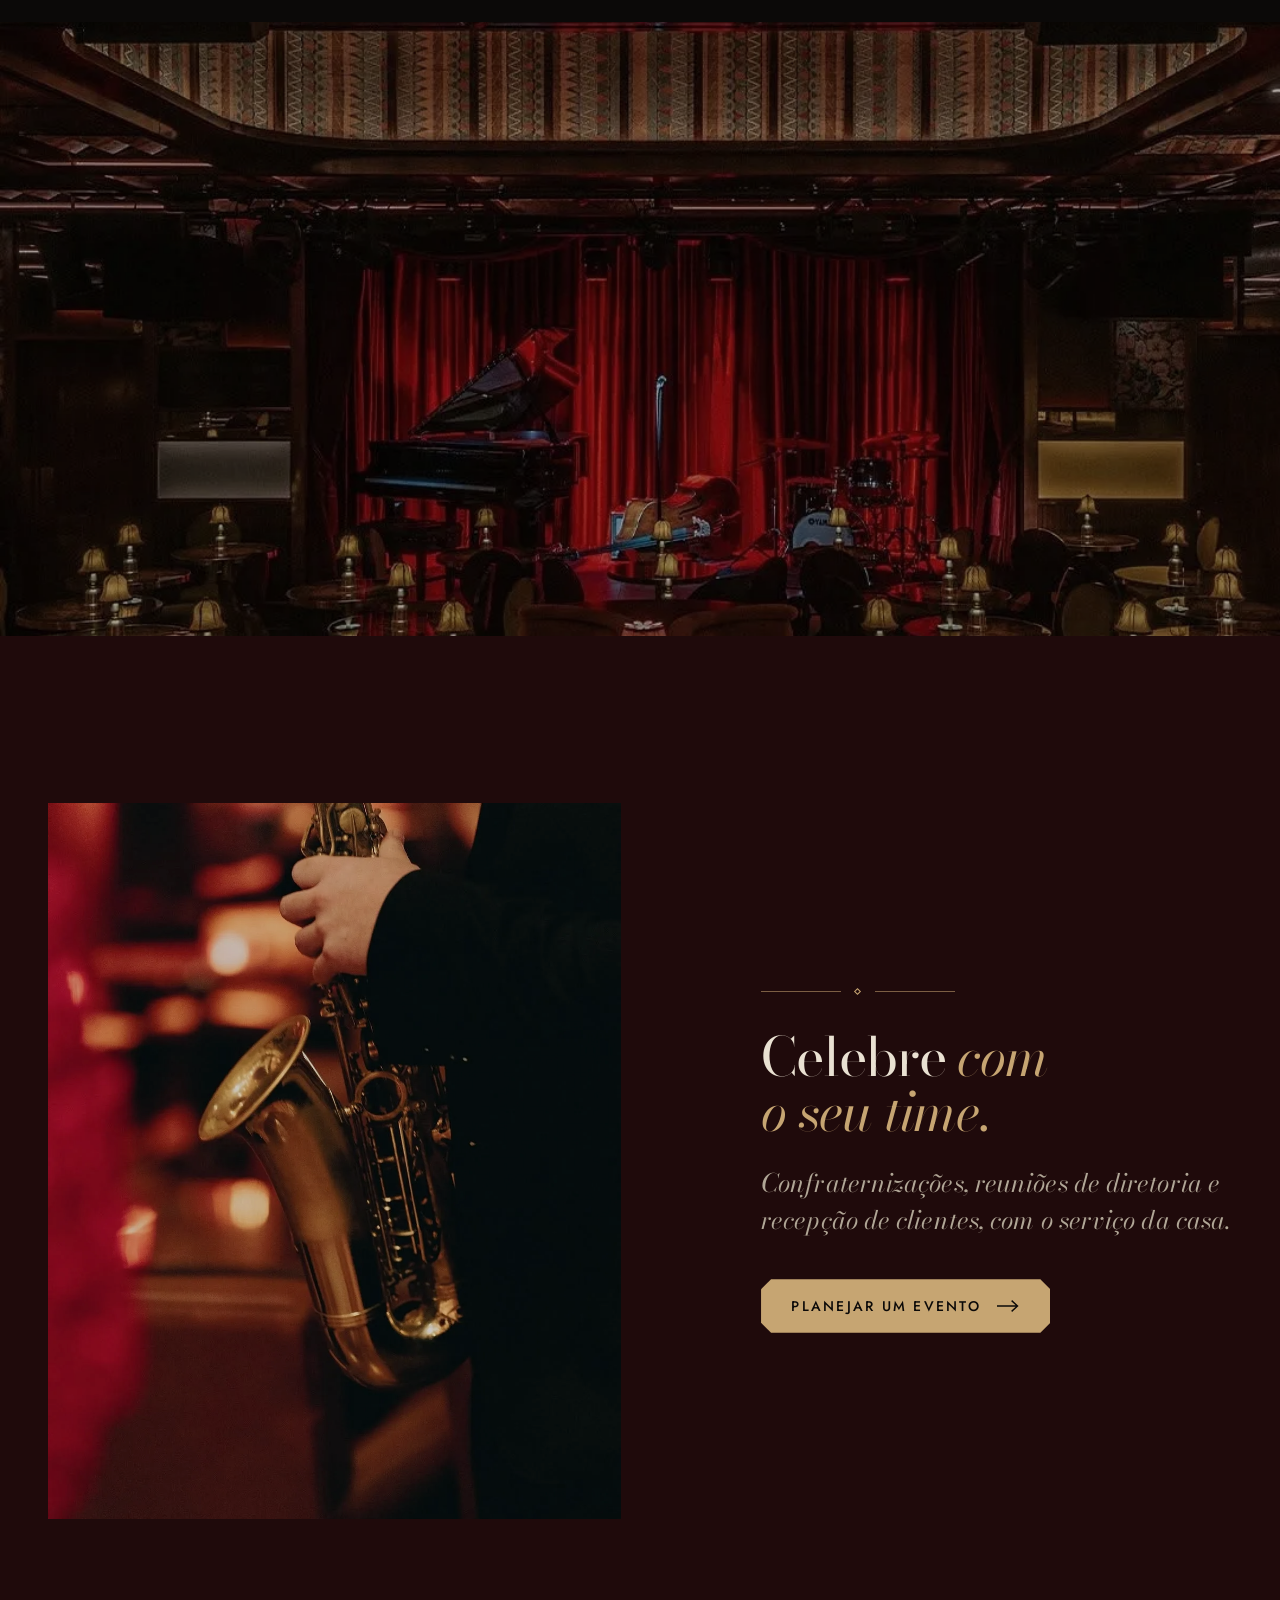
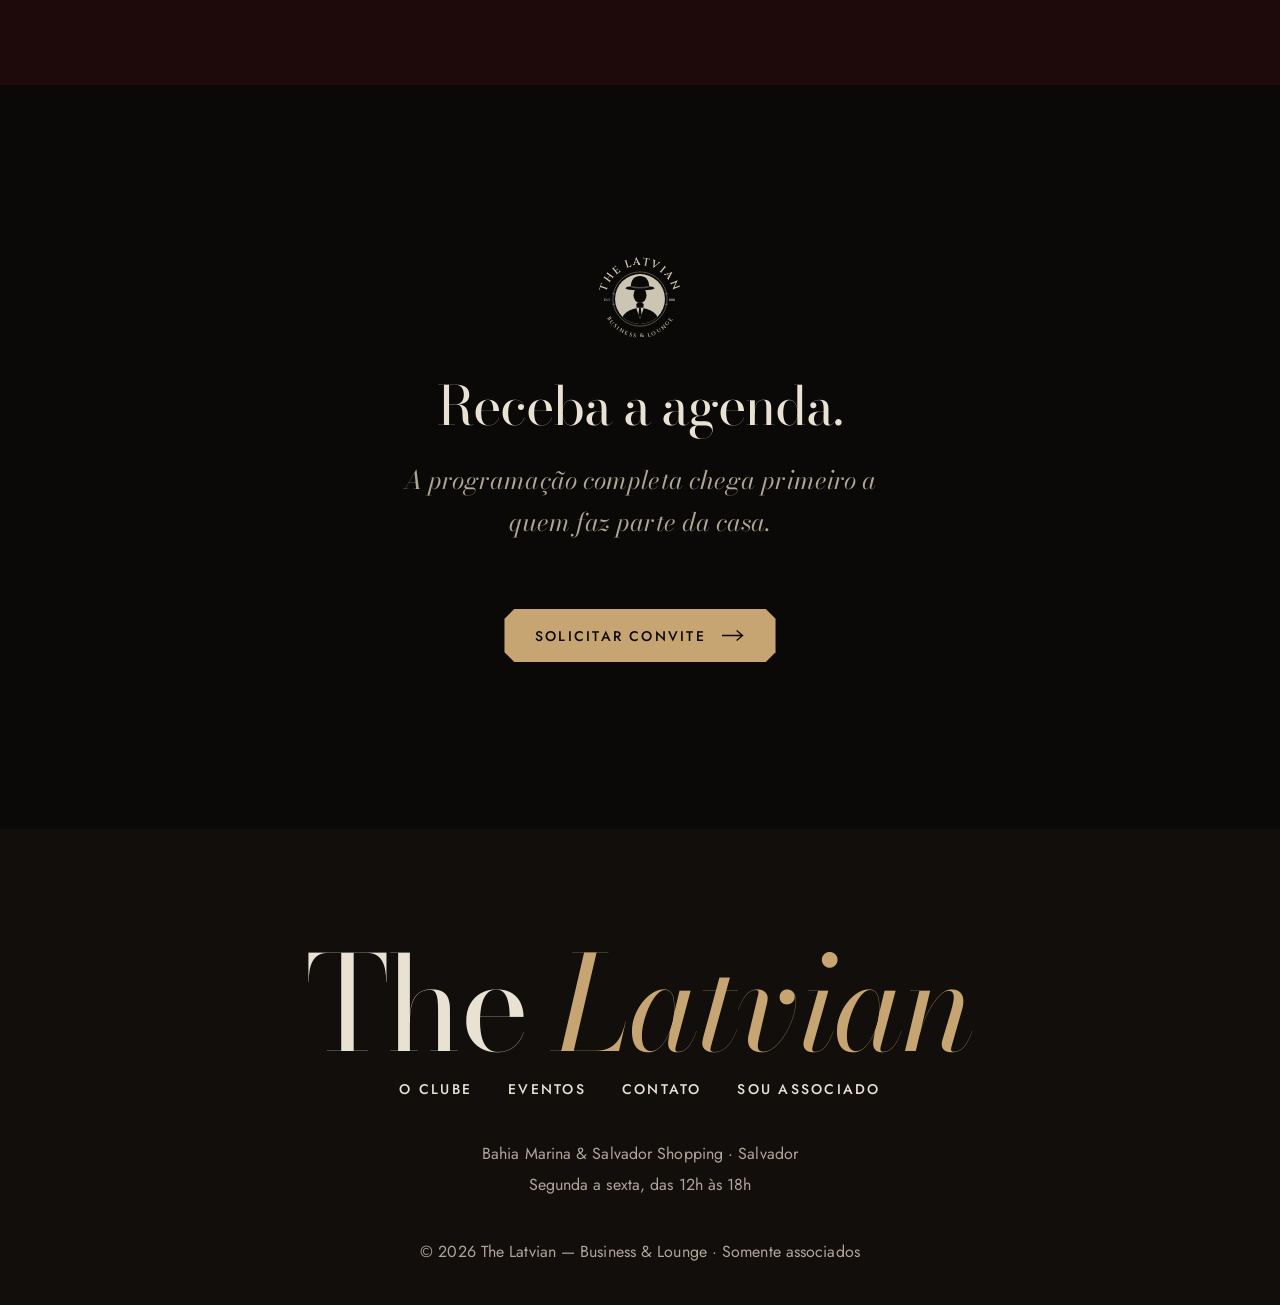
<file: site/eventos.html>
<!doctype html>
<html lang="pt-BR">
<head>
<meta charset="utf-8">
<meta name="viewport" content="width=device-width, initial-scale=1">
<title>Eventos — The Latvian</title>
<meta name="description" content="Encontros, jantares, música e viagens do clube, reservados aos associados do The Latvian.">
<meta name="theme-color" content="#0b0908">
<meta property="og:title" content="Eventos — The Latvian">
<meta property="og:description" content="Encontros, jantares, música e viagens do clube, reservados aos associados do The Latvian.">
<meta property="og:type" content="website">
<meta property="og:locale" content="pt_BR">
<meta property="og:image" content="https://www.latvian.com.br/assets/img/fotos/salao-palco.webp">
<meta property="og:url" content="https://www.latvian.com.br/eventos">
<link rel="canonical" href="https://www.latvian.com.br/eventos">
<link rel="icon" href="assets/img/favicon.svg" type="image/svg+xml">
<link rel="preload" href="assets/fonts/bodoni-moda-latin-var-normal.woff2" as="font" type="font/woff2" crossorigin>
<link rel="preload" href="assets/fonts/jost-latin-var-normal.woff2" as="font" type="font/woff2" crossorigin>
<link rel="stylesheet" href="assets/css/style.css">
<script src="assets/js/main.js" defer></script>
</head>
<body data-page="eventos">
<a class="skip-link" href="#conteudo">Pular para o conteúdo</a>
<header class="site-header">
  <div class="wrap">
    <nav aria-label="Principal">
      <a href="clube.html">O Clube</a>
      <a href="eventos.html" aria-current="page">Eventos</a>
    </nav>
    <a class="brand" href="index.html" aria-label="The Latvian — página inicial"><img src="assets/img/emblem.svg" alt="" width="54" height="54"></a>
    <nav aria-label="Acesso">
      <a href="contato.html">Contato</a>
      <a href="index.html#convite">Convite</a>
    </nav>
    <button class="menu-toggle" type="button" aria-controls="mobile-menu" aria-expanded="false" data-menu-open>Menu</button>
  </div>
</header>
<div class="mobile-menu" id="mobile-menu" role="dialog" aria-modal="true" aria-label="Menu" hidden>
  <div class="mobile-menu__top">
    <a class="brand" href="index.html" aria-label="Início"><img src="assets/img/emblem.svg" alt="" width="54" height="54"></a>
    <button class="menu-toggle" type="button" data-menu-close>Fechar</button>
  </div>
  <nav aria-label="Principal (móvel)">
    <a href="index.html">Início</a>
    <a href="clube.html">O Clube</a>
    <a href="eventos.html" aria-current="page">Eventos</a>
    <a href="contato.html">Contato</a>
  </nav>
  <a class="btn" href="index.html#convite">Solicitar convite</a>
</div>
<main id="conteudo">

<section class="page-hero" aria-labelledby="t">
  <div class="page-hero__photo"><img src="assets/img/fotos/jazz.webp" alt="" width="1080" height="1350" class="focus-30"></div>
  <div class="page-hero__inner wrap">
    <h1 id="t">A agenda <em>da casa.</em></h1>
    <p>As datas chegam primeiro aos associados.</p>
  </div>
</section>

<section class="section wrap" aria-labelledby="f-title">
  <div class="head head--left reveal">
    <div class="ornament" aria-hidden="true"><i></i></div>
    <h2 id="f-title">Pequeno o bastante <em>para conversar.</em></h2>
  </div>
  <ul class="principles reveal">
    <li><h3>Encontros</h3><p>Conversas com lideranças e rodadas de relacionamento.</p></li>
    <li><h3>Jantares</h3><p>Noites harmonizadas e coquetelaria de autor.</p></li>
    <li><h3>Música</h3><p>Noites de programação cultural, no volume da casa.</p></li>
    <li><h3>Viagens</h3><p>Roteiros internacionais e esportivos do clube.</p></li>
  </ul>
</section>

<figure class="plate reveal">
  <img src="assets/img/fotos/salao-palco.webp" alt="O salão preparado para uma noite de música, com palco de cortina vermelha" width="1080" height="608" loading="lazy">
</figure>

<section class="field-wine" aria-labelledby="e-title">
  <div class="wrap split reveal">
    <figure><img src="assets/img/fotos/sax.webp" alt="Saxofone dourado em close, com luzes quentes ao fundo" width="1080" height="1439" loading="lazy" class="focus-40"></figure>
    <div class="split__text">
      <div class="ornament" aria-hidden="true"><i></i></div>
      <h2 id="e-title">Celebre <em>com o seu time.</em></h2>
      <p>Confraternizações, reuniões de diretoria e recepção de clientes, com o serviço da casa.</p>
      <a class="btn" href="contato.html?assunto=evento#formulario">Planejar um evento</a>
    </div>
  </div>
</section>

<section class="section section--last narrow" aria-labelledby="fim-title">
  <div class="closing reveal">
    <img src="assets/img/emblem.svg" alt="" width="96" height="96">
    <h2 id="fim-title">Receba a agenda.</h2>
    <p>A programação completa chega primeiro a quem faz parte da casa.</p>
    <a class="btn" href="index.html#convite">Solicitar convite</a>
  </div>
</section>
</main>
<footer class="site-footer">
  <div class="wrap">
    <p class="site-footer__name" aria-hidden="true">The <em>Latvian</em></p>
    <nav aria-label="Rodapé">
      <a href="clube.html">O Clube</a>
      <a href="eventos.html">Eventos</a>
      <a href="contato.html">Contato</a>
      <a href="contato.html?assunto=associado#formulario" data-member-link>Sou associado</a>
    </nav>
    <p>Bahia Marina &amp; Salvador Shopping · Salvador</p>
    <p>Segunda a sexta, das 12h às 18h</p>
    <small>© <span data-year>2026</span> The Latvian — Business &amp; Lounge · Somente associados</small>
  </div>
</footer>
</body>
</html>
</file>
<file: site/assets/css/style.css>
/* The Latvian — Business & Lounge
   Clássico e moderno: o Didone de 1800 (Bodoni Moda) nos títulos, o geométrico dos anos 1920 (Jost,
   herdeira da Futura, a letra da era dos speakeasies) no texto, na navegação e nos botões.
   Superfícies se separam por tom e espaço; o único filete que sobra é o ornamento da marca. */

@font-face { font-family: "Bodoni Moda"; src: url("../fonts/bodoni-moda-latin-var-normal.woff2") format("woff2-variations"), url("../fonts/bodoni-moda-latin-var-normal.woff2") format("woff2"); font-weight: 400 900; font-display: swap; }
@font-face { font-family: "Bodoni Moda"; src: url("../fonts/bodoni-moda-latin-var-italic.woff2") format("woff2-variations"), url("../fonts/bodoni-moda-latin-var-italic.woff2") format("woff2"); font-weight: 400 900; font-style: italic; font-display: swap; }
@font-face { font-family: "Jost"; src: url("../fonts/jost-latin-var-normal.woff2") format("woff2-variations"), url("../fonts/jost-latin-var-normal.woff2") format("woff2"); font-weight: 300 700; font-display: swap; }

:root {
  /* Sala */
  --ink: #0b0908;
  --ink-2: #120e0c;       /* um degrau de tom: campos e rodapé */
  --wine: #1f0a0b;
  --wine-2: #2a0f10;

  /* Luz e papel */
  --gilt: #c6a572;        /* dourado envelhecido: ornamento, ênfases, ação */
  --gilt-hi: #e2c896;
  --ivory: #e9e1d2;       /* títulos */
  --ivory-2: #c9bfae;     /* texto corrido (≥ 10:1 sobre --ink) */
  --mist: #b0a696;        /* notas secundárias (≥ 7.9:1 sobre --ink e --wine) */
  --hint: #8a8174;        /* placeholder (≥ 4.9:1) */
  --line: rgba(198, 165, 114, .3);
  --danger: #e59a82;

  --display: "Bodoni Moda", "Bodoni 72", "Didot", "Times New Roman", serif;
  --sans: "Jost", "Futura", "Century Gothic", "Avenir Next", system-ui, sans-serif;
  --t-ui: .875rem;        /* navegação, botões e rótulos: Jost em caixa-alta espaçada */
  --track-ui: .16em;

  /* Seis tamanhos fazem todo o trabalho */
  --t-small: 1rem;
  --t-body: clamp(1.0625rem, 1rem + .25vw, 1.1875rem);
  --t-lead: clamp(1.3rem, 1.15rem + .55vw, 1.6rem);
  --t-h3: clamp(1.6rem, 1.35rem + .9vw, 2.2rem);
  --t-h2: clamp(2.2rem, 1.6rem + 2.2vw, 3.6rem);
  --t-h1: clamp(2.3rem, 1.65rem + 3.6vw, 5.2rem);

  --gutter: clamp(1.25rem, .8rem + 2vw, 3rem);
  --section: clamp(6rem, 4rem + 8vw, 12rem);
  --measure: 40rem;
  --wide: 74rem;

  --ease: cubic-bezier(.22, 1, .36, 1);
  --z-header: 50; --z-menu: 60; --z-grain: 70; --z-skip: 80;
}

*, *::before, *::after { box-sizing: border-box; }
html { -webkit-text-size-adjust: 100%; text-size-adjust: 100%; scroll-behavior: smooth; scroll-padding-top: 6rem; scrollbar-color: var(--wine-2) var(--ink); }
@media (prefers-reduced-motion: reduce) { html { scroll-behavior: auto; } }

body {
  margin: 0;
  background: var(--ink);
  color: var(--ivory-2);
  font-family: var(--sans);
  font-size: var(--t-body);
  font-weight: 400;
  line-height: 1.65;
  letter-spacing: .005em;
  -webkit-font-smoothing: antialiased;
  text-rendering: optimizeLegibility;
}
body::after {
  content: ""; position: fixed; inset: 0; z-index: var(--z-grain); pointer-events: none; opacity: .05; mix-blend-mode: overlay;
  background-image: url("data:image/svg+xml,%3Csvg xmlns='http://www.w3.org/2000/svg' width='200' height='200'%3E%3Cfilter id='n'%3E%3CfeTurbulence type='fractalNoise' baseFrequency='.85' numOctaves='3' stitchTiles='stitch'/%3E%3C/filter%3E%3Crect width='100%25' height='100%25' filter='url(%23n)'/%3E%3C/svg%3E");
}

img, svg { display: block; max-width: 100%; }
img { height: auto; }
a { color: inherit; text-decoration-color: var(--line); text-underline-offset: .25em; text-decoration-thickness: 1px; transition: color .4s var(--ease), text-decoration-color .4s var(--ease); }
a:hover { color: var(--gilt-hi); text-decoration-color: var(--gilt); }
::selection { background: var(--wine-2); color: var(--gilt-hi); }
:focus-visible { outline: 1px solid var(--gilt); outline-offset: 5px; }
::-webkit-scrollbar { width: 8px; }
::-webkit-scrollbar-track { background: var(--ink); }
::-webkit-scrollbar-thumb { background: var(--wine-2); }

h1, h2, h3 { font-family: var(--display); font-weight: 400; font-optical-sizing: auto; margin: 0; color: var(--ivory); letter-spacing: -.02em; text-wrap: balance; }
h3 { font-weight: 500; letter-spacing: -.01em; }
h1 { font-size: var(--t-h1); line-height: 1; }
h2 { font-size: var(--t-h2); line-height: 1.04; }
h3 { font-size: var(--t-h3); line-height: 1.2; }
h1 em, h2 em, h3 em { color: var(--gilt); }
p { margin: 0 0 1em; text-wrap: pretty; }
p:last-child { margin-bottom: 0; }

.visually-hidden { position: absolute !important; width: 1px; height: 1px; overflow: hidden; clip: rect(0 0 0 0); white-space: nowrap; }
.skip-link { position: absolute; left: 1rem; top: -4rem; z-index: var(--z-skip); background: var(--ink); border: 1px solid var(--gilt); color: var(--gilt); padding: .6rem 1rem; text-decoration: none; } /* taste-skill-ignore: só aparece no foco */
.skip-link:focus { top: 1rem; }

.wrap { width: min(100% - 2 * var(--gutter), var(--wide)); margin-inline: auto; }
.narrow { width: min(100% - 2 * var(--gutter), var(--measure)); margin-inline: auto; }
.center { text-align: center; }
/* Ponto de foco vertical das fotos recortadas */
.focus-30 { object-position: 50% 30% !important; }
.focus-40 { object-position: 50% 40% !important; }
.focus-55 { object-position: 50% 55% !important; }
.focus-70 { object-position: 50% 70% !important; }

/* Voz da interface: Jost em caixa-alta espaçada (navegação, botões, rótulos de campo) */
.caps { font-family: var(--sans); font-weight: 500; text-transform: uppercase; letter-spacing: var(--track-ui); font-size: var(--t-ui); line-height: 1.4; }

/* Ornamento da marca: dois filetes e um losango. É o único filete do site. */
.ornament { display: flex; align-items: center; justify-content: center; gap: .9rem; color: var(--gilt); margin-block: 0 2.25rem; }
.ornament::before, .ornament::after { content: ""; height: 1px; width: clamp(2.5rem, 8vw, 5rem); background: currentColor; opacity: .55; } /* taste-skill-ignore: ornamento da marca */
.ornament i { width: 5px; height: 5px; border: 1px solid currentColor; transform: rotate(45deg); } /* taste-skill-ignore: losango do ornamento */

/* Ações
   Botão principal: placa de latão com cantos chanfrados (o octógono das portas e espelhos art déco),
   texto em Jost e uma seta desenhada que se alonga no hover. Um por tela. */
.btn {
  --cut: 10px;
  position: relative; display: inline-flex; align-items: center; justify-content: center; gap: 1rem;
  min-height: 3.35rem; padding: .95rem 1.6rem .95rem 1.9rem;
  font-family: var(--sans); font-size: var(--t-ui); font-weight: 500; text-transform: uppercase; letter-spacing: var(--track-ui); line-height: 1;
  color: var(--ink); background: var(--gilt); border: 0; border-radius: 0;
  clip-path: polygon(var(--cut) 0, calc(100% - var(--cut)) 0, 100% var(--cut), 100% calc(100% - var(--cut)), calc(100% - var(--cut)) 100%, var(--cut) 100%, 0 calc(100% - var(--cut)), 0 var(--cut));
  text-decoration: none; cursor: pointer;
  transition: background-color .45s var(--ease), color .45s var(--ease), transform .2s var(--ease);
}
.btn::after {
  content: ""; flex: none; width: 1.4rem; height: .7rem; background: currentColor;
  -webkit-mask: url("data:image/svg+xml,%3Csvg xmlns='http://www.w3.org/2000/svg' viewBox='0 0 48 12'%3E%3Cpath d='M0 6h46M40.5 1 46.5 6l-6 5' fill='none' stroke='%23000' stroke-width='1.4'/%3E%3C/svg%3E") right center / 48px 12px no-repeat;
          mask: url("data:image/svg+xml,%3Csvg xmlns='http://www.w3.org/2000/svg' viewBox='0 0 48 12'%3E%3Cpath d='M0 6h46M40.5 1 46.5 6l-6 5' fill='none' stroke='%23000' stroke-width='1.4'/%3E%3C/svg%3E") right center / 48px 12px no-repeat;
  transition: transform .5s var(--ease);
}
.btn:hover { background: var(--gilt-hi); color: var(--ink); }
.btn { padding-right: 1.95rem; }
.btn:hover::after { transform: translateX(.35rem); }
.btn:active { transform: translateY(1px); }
.btn:focus-visible { outline: none; box-shadow: inset 0 0 0 2px var(--ink), inset 0 0 0 3px var(--gilt-hi); } /* taste-skill-ignore: anel de foco dentro do recorte */
.btn[disabled], .btn[aria-busy="true"] { opacity: .6; cursor: progress; }
.btn[aria-busy="true"]::after { transform: none; }

/* Link secundário: caixa-alta em latão, com um filete que se completa no hover */
.link {
  position: relative; display: inline-block; padding-block: .35rem .45rem;
  font-family: var(--sans); font-size: var(--t-ui); font-weight: 500; text-transform: uppercase; letter-spacing: var(--track-ui); line-height: 1.35;
  color: var(--gilt); text-decoration: none;
}
.link .visually-hidden { text-transform: none; letter-spacing: 0; }
.link::after { content: ""; position: absolute; left: 0; right: 0; bottom: 0; height: 1px; background: currentColor; transform: scaleX(.35); transform-origin: left; transition: transform .5s var(--ease); } /* taste-skill-ignore: sublinhado do link */
.link:hover, .link:focus-visible { color: var(--gilt-hi); }
.link:hover::after, .link:focus-visible::after { transform: scaleX(1); }
@media (prefers-reduced-motion: reduce) { .btn::after, .link::after { transition: none; } }
.actions { display: flex; flex-wrap: wrap; align-items: center; justify-content: center; gap: 1.25rem 2.5rem; }

/* Cabeçalho: simétrico, emblema ao centro. Ao rolar, ganha um degrau de tom. */
.site-header { position: fixed; inset: 0 0 auto; z-index: var(--z-header); transition: background-color .6s var(--ease); }
.site-header.is-scrolled { background: rgba(11, 9, 8, .94); }
.site-header .wrap { display: grid; grid-template-columns: 1fr auto 1fr; align-items: center; min-height: 5rem; }
.site-header nav { display: flex; gap: clamp(1.5rem, 3vw, 3rem); }
.site-header nav:last-of-type { justify-content: flex-end; }
.site-header nav a { text-decoration: none; font-weight: 500; text-transform: uppercase; letter-spacing: var(--track-ui); font-size: var(--t-ui); color: var(--ivory); padding-block: .6rem; }
.site-header nav a:hover, .site-header nav a[aria-current="page"] { color: var(--gilt); }
.brand { display: block; text-decoration: none; transition: opacity .6s var(--ease); }
.brand img { width: 3.4rem; height: 3.4rem; transition: transform .8s var(--ease); }
.brand:hover img { transform: rotate(-8deg); }
.menu-toggle { display: none; background: none; border: 0; color: var(--ivory); font-family: var(--sans); font-weight: 500; text-transform: uppercase; letter-spacing: var(--track-ui); font-size: var(--t-ui); padding: .6rem 0; min-height: 2.75rem; cursor: pointer; }
.menu-toggle:hover { color: var(--gilt); }
@media (max-width: 900px) {
  .site-header nav { display: none; }
  .menu-toggle { display: inline-flex; align-items: center; grid-column: 3; justify-self: end; }
  .brand { grid-column: 2; grid-row: 1; }
}
/* Na abertura da home, o emblema vive só no centro do hero; o do topo aparece ao rolar */
body[data-page="inicio"] .site-header:not(.is-scrolled) .brand { opacity: 0; pointer-events: none; }

.mobile-menu { position: fixed; inset: 0; z-index: var(--z-menu); background: var(--ink); display: flex; flex-direction: column; align-items: center; padding: 0 var(--gutter) 2.5rem; overflow-y: auto; text-align: center; }
.mobile-menu[hidden] { display: none; }
.mobile-menu__top { width: 100%; display: grid; grid-template-columns: 1fr auto 1fr; align-items: center; min-height: 5rem; }
.mobile-menu__top .brand { grid-column: 2; }
.mobile-menu__top .menu-toggle { grid-column: 3; justify-self: end; display: inline-flex; }
.mobile-menu nav { display: grid; gap: .4rem; margin: auto 0; }
.mobile-menu nav a { font-family: var(--display); font-size: var(--t-h2); line-height: 1.3; text-decoration: none; color: var(--ivory); }
.mobile-menu nav a[aria-current="page"] { font-family: var(--display); font-style: italic; color: var(--gilt); }
.mobile-menu .btn { width: 100%; max-width: 22rem; }
body.menu-open { overflow: hidden; }

/* Hero: a sala quase apagada */
.hero { position: relative; min-height: 100svh; display: grid; place-items: center; overflow: hidden; isolation: isolate; text-align: center; }
.hero__photo { position: absolute; inset: 0; z-index: -3; }
.hero__photo img { width: 100%; height: 100%; object-fit: cover; object-position: 50% 62%; filter: saturate(.75) brightness(.9); transform: scale(1.04); }
/* Escuro da sala: um véu neutro sobre a foto, com um círculo de luz que segue o cursor */
.hero__dark {
  --x: 50%; --y: 64%;
  position: absolute; inset: 0; z-index: -2; pointer-events: none;
  background: radial-gradient(circle at var(--x) var(--y), rgba(11, 9, 8, .25) 0, rgba(11, 9, 8, .6) 12rem, rgba(11, 9, 8, .9) 28rem, rgba(11, 9, 8, .97) 46rem); /* taste-skill-ignore: véu sobre foto */
}
.hero__dark::after { content: ""; position: absolute; inset: 0; background: linear-gradient(180deg, rgba(11, 9, 8, .6), transparent 30%, transparent 60%, var(--ink)); } /* taste-skill-ignore: véu sobre foto */
.hero__inner { padding-block: 7rem 6rem; display: grid; justify-items: center; }
.hero__emblem { width: clamp(5.5rem, 9vw, 7rem); margin-bottom: 2.5rem; opacity: .95; }
.hero h1 { max-width: 17ch; }
.hero__lede { margin-top: 1.75rem; font-family: var(--display); font-style: italic; font-size: var(--t-lead); color: var(--ivory); max-width: 32ch; }
.hero .actions { margin-top: 3rem; }

/* Seções */
.section { padding-block: var(--section) 0; }
.section--last { padding-bottom: var(--section); }
.head { text-align: center; margin-bottom: clamp(3rem, 7vw, 6rem); }
.head p { margin: 1.5rem auto 0; max-width: 36ch; color: var(--mist); font-size: var(--t-lead); font-family: var(--display); font-style: italic; line-height: 1.45; }
.head--left { text-align: left; }
.head--left .ornament { justify-content: flex-start; }
.head--left p { margin-inline: 0; }

/* Campos de cor: a página muda de sala sem degradê */
.field-ink { background: var(--ink-2); padding-block: var(--section); margin-top: var(--section); }
.field-wine { background: var(--wine); padding-block: var(--section); margin-top: var(--section); }
.field-ink + .section, .field-wine + .section { padding-top: var(--section); }

/* Cenas: uma por vez, alternadas */
.scenes { display: grid; gap: clamp(5rem, 10vw, 9rem); }
.scene { display: grid; grid-template-columns: repeat(12, minmax(0, 1fr)); align-items: center; gap: var(--gutter); }
.scene figure { margin: 0; grid-column: 1 / span 7; position: relative; }
.scene img { width: 100%; aspect-ratio: 4 / 5; object-fit: cover; filter: brightness(.82) saturate(.8); transition: filter 1.4s var(--ease); }
.scene figure:hover img { filter: brightness(.95) saturate(.9); }
.scene__text { grid-column: 9 / span 4; }
.scene__text h3 { font-style: italic; margin-bottom: 1rem; }
.scene__text p { max-width: 28ch; }
.scene:nth-child(even) figure { grid-column: 6 / span 7; grid-row: 1; }
.scene:nth-child(even) .scene__text { grid-column: 1 / span 4; grid-row: 1; text-align: right; }
.scene:nth-child(even) .scene__text p { margin-left: auto; }
@media (max-width: 820px) {
  .scene, .scene:nth-child(even) { grid-template-columns: 1fr; }
  .scene figure, .scene .scene__text, .scene:nth-child(even) figure, .scene:nth-child(even) .scene__text { grid-column: 1; grid-row: auto; text-align: center; }
  .scene__text p, .scene:nth-child(even) .scene__text p { margin-inline: auto; }
}

/* Citação do clube: uma frase, no tamanho de afirmação */
.statement { text-align: center; }
.statement blockquote { margin: 0; color: var(--ivory); font-size: clamp(1.5rem, 1.15rem + 1.3vw, 2.25rem); line-height: 1.38; font-family: var(--display); font-style: italic; }
.statement blockquote em { font-style: normal; color: var(--gilt); }
.statement .link { margin-top: 2.25rem; }

/* Duas casas: num campo de tom, separadas por espaço */
.houses { display: grid; grid-template-columns: repeat(2, minmax(0, 1fr)); gap: clamp(3rem, 8vw, 8rem); text-align: center; }
.house h3 { margin-bottom: .9rem; }
.house p { max-width: 28ch; margin-inline: auto; }
.house__hours { color: var(--mist); margin-top: .6rem; }
.house .link { display: inline-block; margin-top: 1.25rem; }
@media (max-width: 760px) { .houses { grid-template-columns: 1fr; } }

/* Convite */
.invite { display: grid; justify-items: center; text-align: center; }
.invite .card-stage { margin: 0 auto clamp(3rem, 6vw, 4.5rem); }
.form { width: min(100%, 34rem); display: grid; gap: 2.2rem; text-align: left; }
.form__row { display: grid; grid-template-columns: 1fr 1fr; gap: 2.2rem 1.75rem; }
@media (max-width: 560px) { .form__row { grid-template-columns: 1fr; } }
.field { display: grid; gap: .35rem; }
.field label { font-weight: 500; font-size: var(--t-small); letter-spacing: .01em; color: var(--mist); }
.field .optional { font-weight: 400; color: var(--hint); }
.field input, .field select, .field textarea {
  width: 100%; font: inherit; font-size: var(--t-lead); color: var(--ivory); background: transparent;
  border: 0; border-bottom: 1px solid var(--line); border-radius: 0; padding: .3rem 0 .5rem; caret-color: var(--gilt); /* taste-skill-ignore: campo de formulário */
  transition: border-color .4s var(--ease);
}
.field select { appearance: none; background-image: url("data:image/svg+xml,%3Csvg xmlns='http://www.w3.org/2000/svg' viewBox='0 0 16 16' fill='none' stroke='%23c6a572' stroke-width='1'%3E%3Cpath d='M3 6l5 5 5-5'/%3E%3C/svg%3E"); background-repeat: no-repeat; background-position: right .1rem center; background-size: .9rem; padding-right: 1.6rem; }
.field select option { background: var(--ink-2); color: var(--ivory); }
.field textarea { resize: vertical; min-height: 5.5rem; font-size: var(--t-body); }
.field input::placeholder, .field textarea::placeholder { color: var(--hint); opacity: 1; }
.field input:focus, .field select:focus, .field textarea:focus { outline: none; border-bottom-color: var(--gilt); }
.field input:-webkit-autofill { -webkit-text-fill-color: var(--ivory); transition: background-color 9999s; }
.field[data-invalid] input, .field[data-invalid] select, .field[data-invalid] textarea { border-bottom-color: var(--danger); }
.field__error { margin: 0; color: var(--danger); font-size: var(--t-small); }
.field__error:empty { display: none; }
.form__foot { display: grid; justify-items: center; gap: 1.25rem; text-align: center; margin-top: .5rem; }
.form__note { margin: 0; font-size: var(--t-small); color: var(--mist); max-width: 32ch; }
.form__status { margin: 0; padding: 1.25rem 1.5rem; background: var(--ink-2); text-align: center; }
.form__status[hidden] { display: none; }
.form__status[data-tone="error"] { background: var(--wine); color: #f2c6b6; }
.form__status strong { display: block; font-weight: 400; font-family: var(--display); font-style: italic; font-size: var(--t-lead); color: var(--gilt); }
.form__status a { color: var(--gilt-hi); }
.form.is-sent .field, .form.is-sent .form__row, .form.is-sent .form__foot { display: none; }
.form.is-sent .form__status { padding-block: 2.5rem; }

/* Cartão de associado: o único objeto que flutua, por isso a única sombra */
.card-stage { perspective: 1200px; width: min(100%, 24rem); }
.member-card {
  --rx: 0deg; --ry: 0deg; --gx: 30%; --gy: 20%;
  container-type: inline-size;
  position: relative; aspect-ratio: 85.6 / 54; border-radius: 12px; overflow: hidden; color: var(--gilt-hi); text-align: left;
  background: radial-gradient(22rem 12rem at var(--gx) var(--gy), rgba(226, 200, 150, .1), transparent 60%), linear-gradient(160deg, #22100f 0%, #120807 55%, #0b0606 100%); /* taste-skill-ignore: brilho do metal do cartão, segue o cursor */
  box-shadow: 0 22px 30px -18px rgba(5, 2, 2, .9); /* taste-skill-ignore: objeto que flutua */
  transform: rotateX(var(--rx)) rotateY(var(--ry));
  transition: transform .8s var(--ease);
}
.member-card::after { content: ""; position: absolute; inset: 3.2cqw; border: 1px solid rgba(198, 165, 114, .28); border-radius: 6px; pointer-events: none; } /* taste-skill-ignore: gravação do cartão */
.member-card.is-tilting { transition: transform .12s linear; }
.member-card__inner { position: absolute; inset: 0; padding: 8cqw 9cqw; display: grid; grid-template-rows: auto 1fr auto; justify-items: center; text-align: center; }
.member-card__emblem { width: 16cqw; aspect-ratio: 1; }
.member-card__house { font-weight: 500; text-transform: uppercase; letter-spacing: .3em; font-size: 4cqw; color: var(--gilt); margin-top: 2cqw; }
.member-card__name { align-self: end; display: block; font-family: var(--display); font-style: italic; font-size: 6cqw; line-height: 1.2; color: var(--ivory); min-height: 1.2em; max-width: 70cqw; overflow: hidden; text-overflow: ellipsis; white-space: nowrap; }
.member-card__label { display: block; font-weight: 500; text-transform: uppercase; letter-spacing: .3em; font-size: 2.6cqw; color: var(--mist); margin-top: 1cqw; }
.member-card__name.is-engraving { animation: engrave .7s var(--ease); }
@keyframes engrave { from { color: var(--gilt-hi); opacity: .4; } }
@media (prefers-reduced-motion: reduce) { .member-card, .member-card.is-tilting { transition: none; transform: none; } .member-card__name.is-engraving { animation: none; } }

/* Páginas internas */
.page-hero { position: relative; min-height: 66svh; display: grid; place-items: center; overflow: hidden; isolation: isolate; text-align: center; }
.page-hero__photo { position: absolute; inset: 0; z-index: -2; }
.page-hero__photo img { width: 100%; height: 100%; object-fit: cover; filter: brightness(.42) saturate(.7); }
.page-hero::after { content: ""; position: absolute; inset: 0; z-index: -1; background: linear-gradient(180deg, rgba(11, 9, 8, .5), rgba(11, 9, 8, .25) 40%, var(--ink)); } /* taste-skill-ignore: véu sobre foto */
.page-hero + .section { padding-top: clamp(4rem, 2.5rem + 5vw, 8rem); }
.page-hero__inner { padding-block: 9rem 5rem; display: grid; justify-items: center; }
.page-hero__actions { margin-top: 2.5rem; }
.page-hero p { margin-top: 1.5rem; font-family: var(--display); font-style: italic; font-size: var(--t-lead); color: var(--ivory); max-width: 34ch; }

/* Princípios e formatos: título grande à esquerda, frase à direita, separados por espaço */
.principles { list-style: none; margin: 0; padding: 0; display: grid; gap: clamp(2.5rem, 5vw, 4.5rem); }
.principles li { display: grid; grid-template-columns: minmax(0, 1fr) minmax(0, 1.3fr); gap: 1rem clamp(1.5rem, 5vw, 5rem); align-items: baseline; }
.principles h3 { font-size: var(--t-h2); font-style: italic; line-height: 1.05; }
.principles p { font-size: var(--t-lead); line-height: 1.45; max-width: 30ch; }
@media (max-width: 680px) { .principles li { grid-template-columns: 1fr; } }

/* Um dia no clube: quatro horas, quatro abajures que acendem com a leitura */
.day { list-style: none; margin: 0; padding: 0; display: grid; grid-template-columns: repeat(4, minmax(0, 1fr)); gap: clamp(1.25rem, 2.5vw, 2.5rem); }
.hour figure { margin: 0 0 1.5rem; overflow: hidden; }
.hour img { width: 100%; aspect-ratio: 3 / 4; object-fit: cover; filter: brightness(.3) saturate(.4); transition: filter 1.6s var(--ease); }
.hour.is-lit img { filter: brightness(.88) saturate(.85); }
.hour:nth-child(2) img { transition-delay: .25s; }
.hour:nth-child(3) img { transition-delay: .5s; }
.hour:nth-child(4) img { transition-delay: .75s; }
.hour time { display: block; font-family: var(--display); font-size: var(--t-h2); line-height: 1; color: var(--gilt); font-variant-numeric: lining-nums; margin-bottom: .6rem; }
.hour h3 { font-style: italic; margin-bottom: .6rem; }
.hour p { max-width: 26ch; }
@media (max-width: 980px) { .day { grid-template-columns: repeat(2, minmax(0, 1fr)); row-gap: 4rem; } .hour:nth-child(3) img { transition-delay: 0s; } .hour:nth-child(4) img { transition-delay: .25s; } }
@media (max-width: 560px) { .day { grid-template-columns: 1fr; } .hour img { aspect-ratio: 4 / 3; transition-delay: 0s !important; } }
@media (prefers-reduced-motion: reduce) { .hour img, .hour.is-lit img { filter: brightness(.88) saturate(.85); transition: none; } }

/* Na casa: as comodidades como uma frase corrida, separadas pelo losango */
.amenities { list-style: none; margin: 0 auto; padding: 0; display: grid; grid-template-columns: repeat(3, minmax(0, 1fr)); gap: 1.75rem clamp(1.5rem, 4vw, 3rem); max-width: 60rem; text-align: center; }
.amenities li { display: grid; justify-items: center; gap: .9rem; font-family: var(--display); font-style: italic; font-size: var(--t-h3); color: var(--ivory); line-height: 1.25; }
.amenities li::before { content: ""; width: 6px; height: 6px; border: 1px solid var(--gilt); transform: rotate(45deg); } /* taste-skill-ignore: losango do ornamento */
@media (max-width: 760px) { .amenities { grid-template-columns: repeat(2, minmax(0, 1fr)); } }

/* Prancha: uma foto larga que respira entre duas seções */
.plate { margin: var(--section) 0 0; }
.plate img { width: 100%; height: clamp(18rem, 48vw, 40rem); object-fit: cover; filter: brightness(.7) saturate(.8); }
.plate + .field-wine, .plate + .field-ink { margin-top: 0; }
.plate figcaption { width: min(100% - 2 * var(--gutter), var(--wide)); margin: 1rem auto 0; color: var(--mist); font-size: var(--t-small); }

/* Dividido: foto e texto lado a lado num campo de cor */
.split { display: grid; grid-template-columns: repeat(12, minmax(0, 1fr)); gap: var(--gutter); align-items: center; }
.split figure { margin: 0; grid-column: 1 / span 6; }
.split img { width: 100%; aspect-ratio: 4 / 5; object-fit: cover; filter: brightness(.85) saturate(.85); }
.split__text { grid-column: 8 / span 5; }
.split__text .ornament { justify-content: flex-start; }
.split__text h2 { margin-bottom: 1.5rem; }
.split__text p { font-size: var(--t-lead); font-family: var(--display); font-style: italic; line-height: 1.45; color: var(--mist); max-width: 30ch; margin-bottom: 2.5rem; }
@media (max-width: 820px) { .split { grid-template-columns: 1fr; text-align: center; } .split figure, .split__text { grid-column: 1; } .split__text p { margin-inline: auto; } .split__text .ornament { justify-content: center; } .split img { aspect-ratio: 4 / 3; } }

/* Fechamento */
.closing { text-align: center; display: grid; justify-items: center; gap: 1.5rem; }
.closing img { width: clamp(4.5rem, 8vw, 6rem); opacity: .9; margin-bottom: .5rem; }
.closing p { color: var(--mist); font-family: var(--display); font-style: italic; font-size: var(--t-lead); max-width: 30ch; }
.closing .btn { margin-top: 1rem; }

/* Contato */
.contact { display: grid; grid-template-columns: minmax(0, .9fr) minmax(0, 1.1fr); gap: clamp(3rem, 8vw, 8rem); align-items: start; }
.contact__aside figure { margin: 0 0 3rem; }
.contact__aside img { width: 100%; aspect-ratio: 4 / 3; object-fit: cover; filter: brightness(.8) saturate(.8); }
.contact .houses { grid-template-columns: 1fr; gap: 4rem; text-align: left; }
.contact .house p { margin-inline: 0; }
.contact .house .link { margin-top: .75rem; }
@media (max-width: 860px) { .contact { grid-template-columns: 1fr; } .contact .form { margin-inline: auto; } }

/* Rodapé: um fechamento desenhado, o nome volta inteiro */
.site-footer { background: var(--ink-2); padding-block: clamp(4.5rem, 9vw, 7rem) 2.5rem; text-align: center; color: var(--mist); font-size: var(--t-small); }
.site-footer__name { font-family: var(--display); margin: 0 0 2.5rem; font-size: clamp(3rem, 1rem + 9vw, 9rem); line-height: .95; letter-spacing: -.02em; color: var(--ivory); font-weight: 400; }
.site-footer__name em { color: var(--gilt); }
.site-footer nav { display: flex; flex-wrap: wrap; justify-content: center; gap: .5rem 2.25rem; margin-bottom: 2rem; }
.site-footer nav a { text-decoration: none; font-weight: 500; text-transform: uppercase; letter-spacing: var(--track-ui); font-size: var(--t-ui); color: var(--ivory); padding-block: .5rem; }
.site-footer nav a:hover { color: var(--gilt); }
.site-footer p { margin: 0 0 .3rem; }
.site-footer small { display: block; margin-top: 2.5rem; font-size: var(--t-small); }

/* Movimento discreto */
@media (prefers-reduced-motion: no-preference) {
  .js .reveal { opacity: 0; transform: translateY(14px); transition: opacity 1.4s var(--ease), transform 1.4s var(--ease); }
  .js .reveal.is-in { opacity: 1; transform: none; }
  .hero__inner > * { animation: fade 1.8s var(--ease) both; }
  .hero__inner > :nth-child(2) { animation-delay: .2s; }
  .hero__inner > :nth-child(3) { animation-delay: .35s; }
  .hero__inner > :nth-child(4) { animation-delay: .5s; }
  .hero__photo img { animation: dim 3s var(--ease) both; }
  @keyframes fade { from { opacity: 0; transform: translateY(10px); } }
  @keyframes dim { from { filter: brightness(.15) saturate(.5); } }
}
</file>
